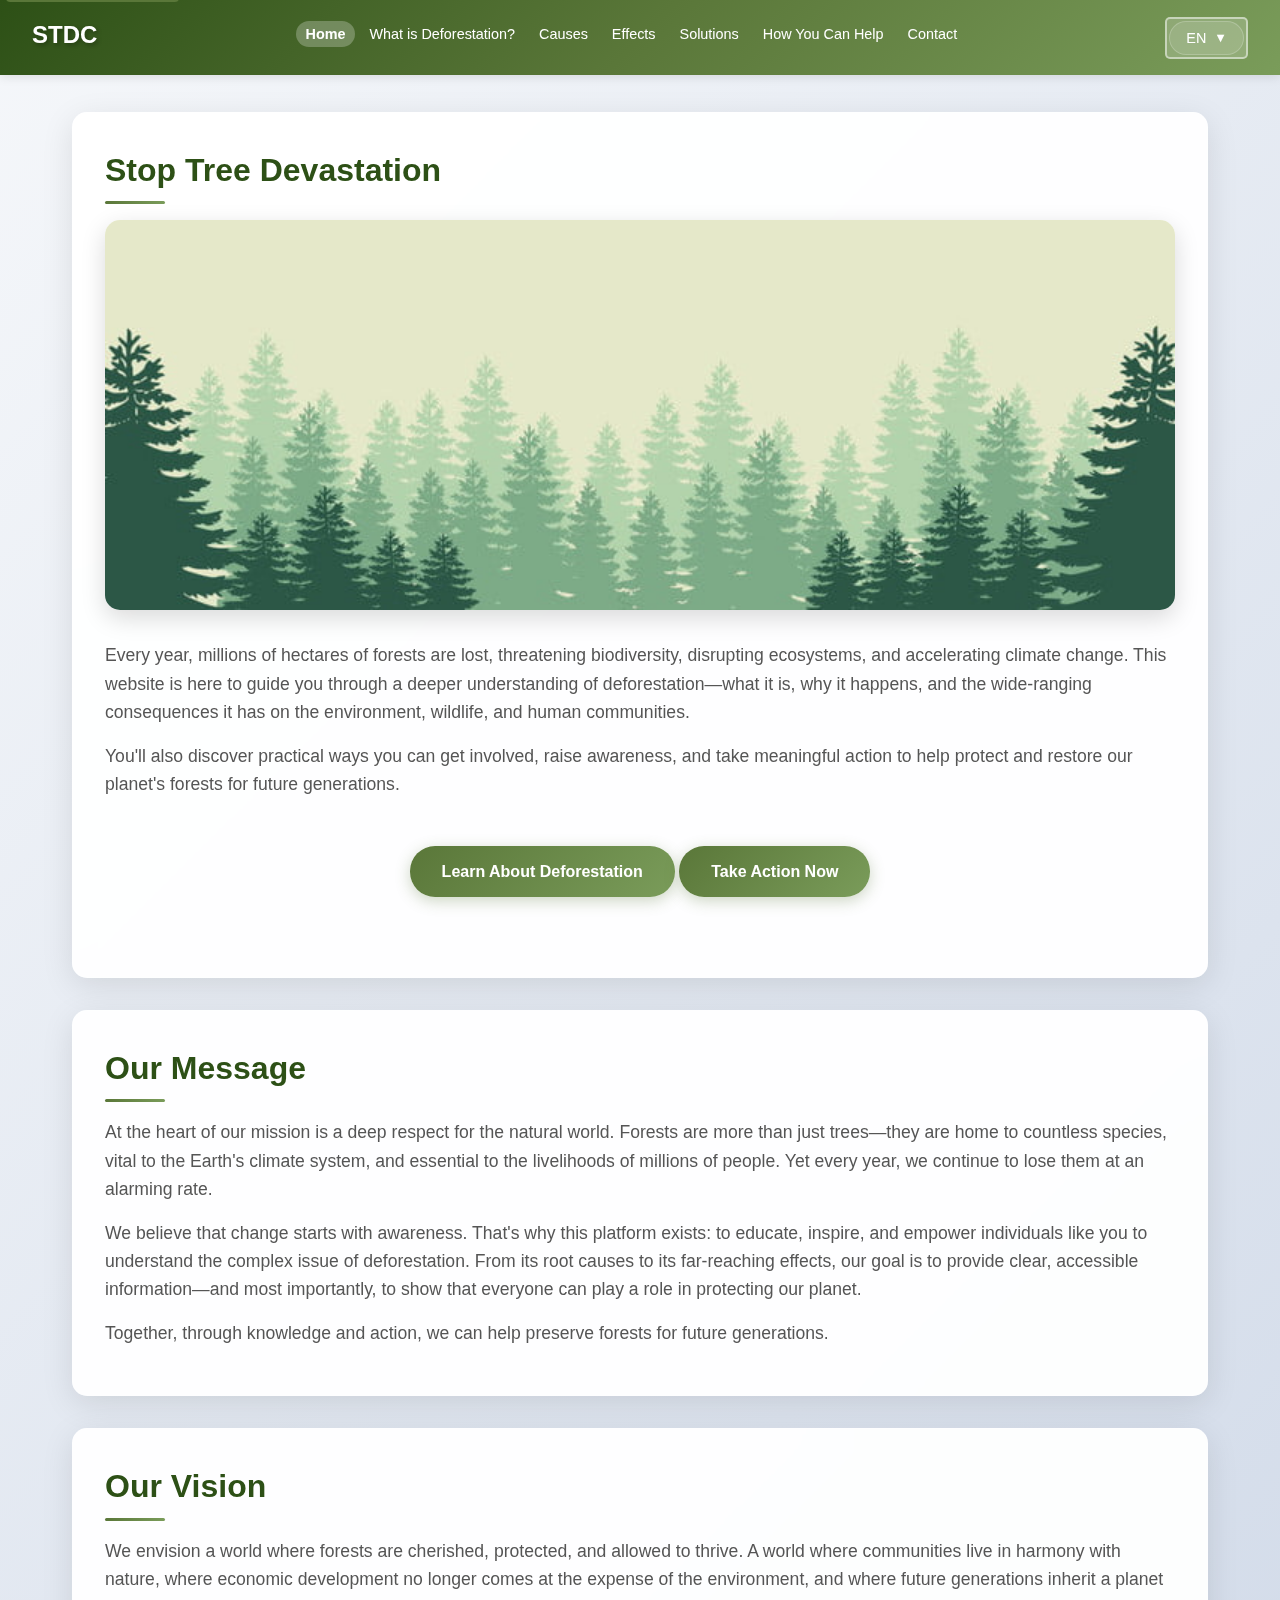
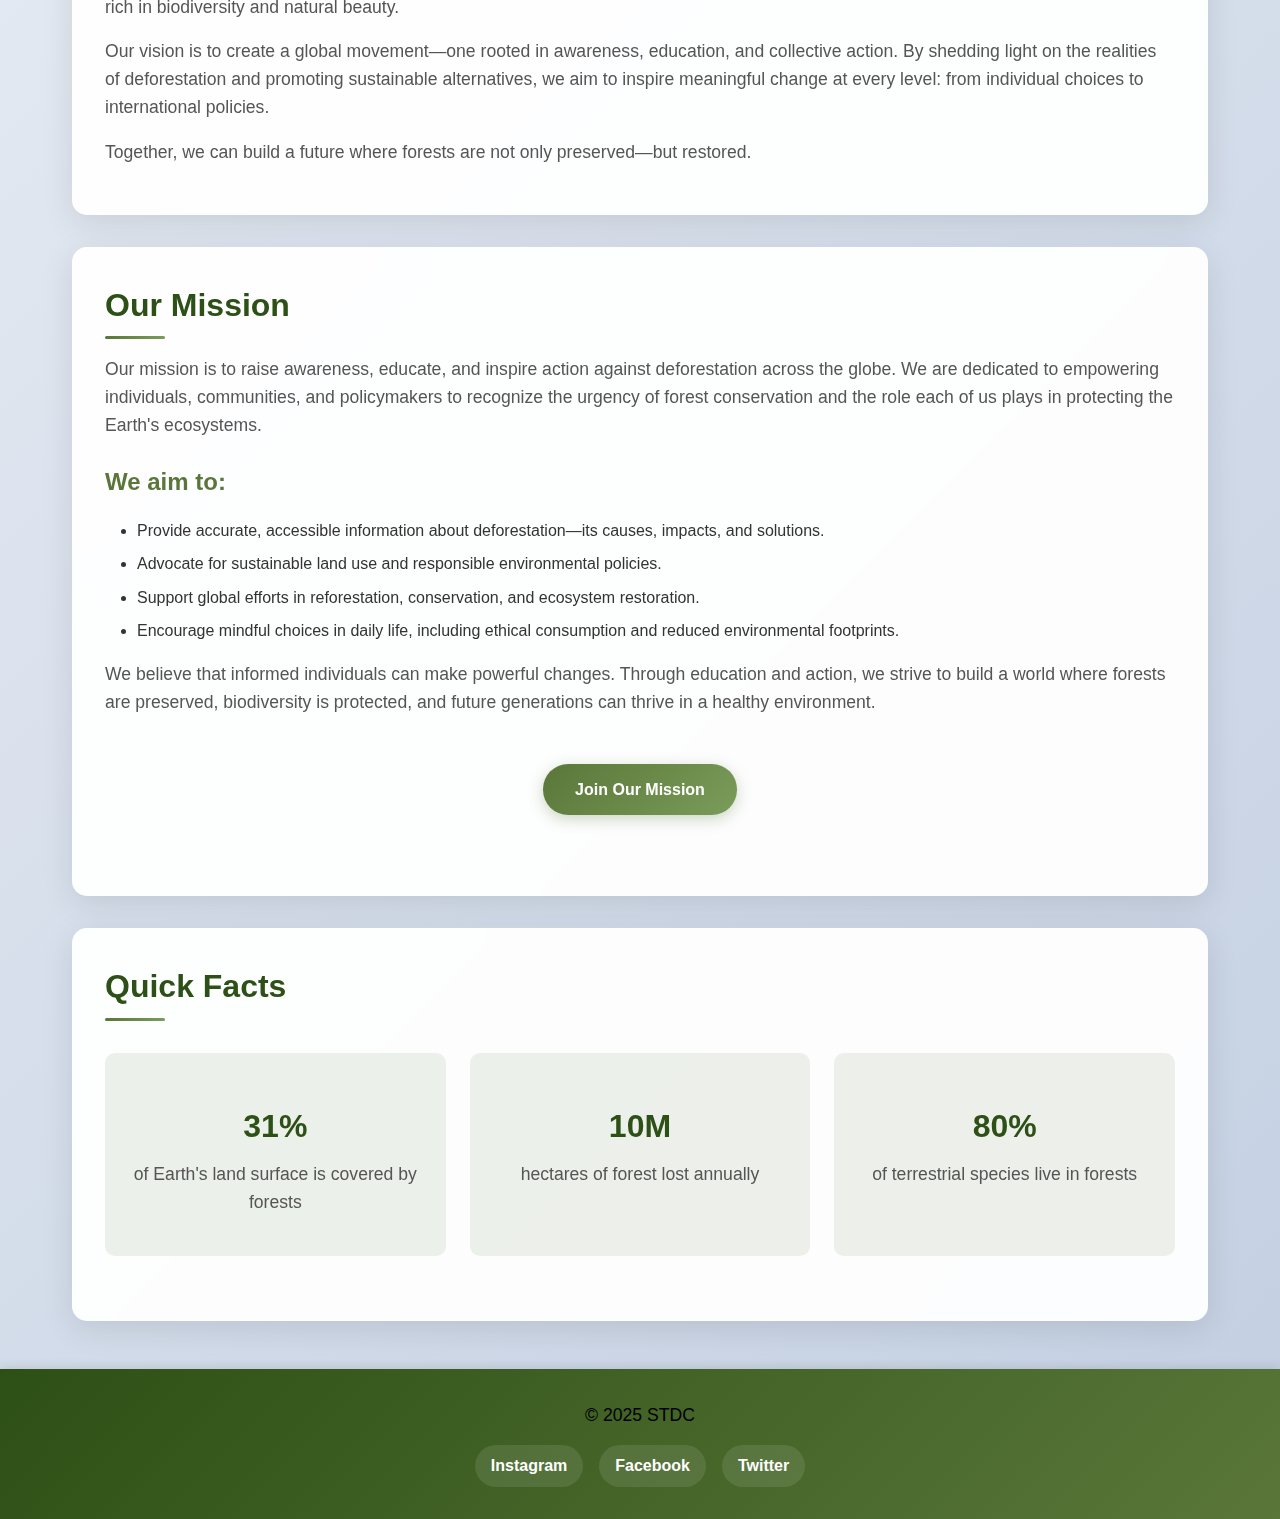
<file: index.html>
<!DOCTYPE html>
<html lang="en">
<head>
  <meta charset="UTF-8" />
  <meta name="viewport" content="width=device-width, initial-scale=1.0"/>
  <title>STDC - Stop Tree Devastation Campaign | Protect Our Forests</title>
  
  <!-- SEO Meta Tags -->
  <meta name="description" content="Join STDC (Stop Tree Devastation Campaign) to learn about deforestation, its causes, effects, and solutions. Take action to protect our planet's forests for future generations.">
  <meta name="keywords" content="deforestation, tree devastation, forest conservation, environmental protection, climate change, biodiversity, forest restoration, environmental awareness">
  <meta name="author" content="STDC - Stop Tree Devastation Campaign">
  <meta name="robots" content="index, follow">
  
  <!-- Open Graph Meta Tags -->
  <meta property="og:title" content="STDC - Stop Tree Devastation Campaign">
  <meta property="og:description" content="Learn about deforestation and take action to protect our planet's forests. Join the global movement to stop tree devastation.">
  <meta property="og:type" content="website">
  <meta property="og:url" content="https://stdc-campaign.org">
  <meta property="og:image" content="images/forest-banner.jpg">
  <meta property="og:site_name" content="STDC - Stop Tree Devastation Campaign">
  
  <!-- Twitter Card Meta Tags -->
  <meta name="twitter:card" content="summary_large_image">
  <meta name="twitter:title" content="STDC - Stop Tree Devastation Campaign">
  <meta name="twitter:description" content="Learn about deforestation and take action to protect our planet's forests.">
  <meta name="twitter:image" content="images/forest-banner.jpg">
  
  <!-- Canonical URL -->
  <link rel="canonical" href="https://stdc-campaign.org">
  
  <!-- Favicon -->
  <link rel="icon" type="image/x-icon" href="images/Green and Beige Classic Elegant Nature Foundation Logo.png">
  <link rel="apple-touch-icon" href="images/Green and Beige Classic Elegant Nature Foundation Logo.png">
  
  <!-- Web App Manifest -->
  <link rel="manifest" href="manifest.json">
  
  <!-- Stylesheet -->
  <link rel="stylesheet" href="style.css"/>
  
  <!-- i18n System -->
  <script src="js/i18n.js"></script>
  
  <!-- Structured Data -->
  <script type="application/ld+json">
  {
    "@context": "https://schema.org",
    "@type": "Organization",
    "name": "STDC - Stop Tree Devastation Campaign",
    "description": "Educational platform dedicated to raising awareness about deforestation and empowering individuals to take action",
    "url": "https://stdc-campaign.org",
    "logo": "images/Green and Beige Classic Elegant Nature Foundation Logo.png",
    "sameAs": [
      "https://instagram.com/stdc_campaign",
      "https://facebook.com/stdccampaign",
      "https://twitter.com/stdc_campaign"
    ],
    "contactPoint": {
      "@type": "ContactPoint",
      "email": "STDC@gmail.com",
      "contactType": "customer service"
    }
  }
  </script>
</head>
<body>
  <a href="#main-content" class="skip-link">Skip to main content</a>
  <header role="banner">
    <h1>STDC</h1>
    <nav role="navigation" aria-label="Main navigation">
      <ul>
        <li><a href="index.html" aria-current="page" data-i18n="nav.home">Home</a></li>
        <li><a href="what-is-deforestation.html" data-i18n="nav.what-is">What is Deforestation?</a></li>
        <li><a href="causes.html" data-i18n="nav.causes">Causes</a></li>
        <li><a href="effects.html" data-i18n="nav.effects">Effects</a></li>
        <li><a href="solutions.html" data-i18n="nav.solutions">Solutions</a></li>
        <li><a href="how-you-can-help.html" data-i18n="nav.help">How You Can Help</a></li>
        <li><a href="contact.html" data-i18n="nav.contact">Contact</a></li>
      </ul>
    </nav>
    <!-- Fallback language switcher (will be replaced by JS) -->
    <div class="language-switcher" id="fallback-language-switcher" style="display: none;">
      <button class="language-btn" aria-label="Switch Language">
        <span class="current-lang">EN</span>
        <span class="dropdown-arrow">▼</span>
      </button>
      <ul class="language-dropdown">
        <li><button onclick="changeLanguage('en')" class="active">English</button></li>
        <li><button onclick="changeLanguage('es')">Español</button></li>
        <li><button onclick="changeLanguage('fr')">Français</button></li>
      </ul>
    </div>
  </header>

  <main role="main" id="main-content">
    <section class="intro" aria-labelledby="intro-heading">
      <h2 id="intro-heading" data-i18n="home.title">Stop Tree Devastation</h2>
      <img src="images/forest-banner.jpg" alt="Lush green forest canopy showing the beauty of natural forests that need protection" class="banner" />
      <p data-i18n="home.intro">Every year, millions of hectares of forests are lost, threatening biodiversity, disrupting ecosystems, and accelerating climate change. This website is here to guide you through a deeper understanding of deforestation—what it is, why it happens, and the wide-ranging consequences it has on the environment, wildlife, and human communities.</p>
      
      <p data-i18n="home.intro2">You'll also discover practical ways you can get involved, raise awareness, and take meaningful action to help protect and restore our planet's forests for future generations.</p>
      
      <div style="text-align: center; margin: 2rem 0;">
        <a href="what-is-deforestation.html" class="cta-button" aria-label="Learn more about deforestation" data-i18n="home.learn-more">Learn About Deforestation</a>
        <a href="how-you-can-help.html" class="cta-button" aria-label="Take action to help stop deforestation" data-i18n="home.take-action">Take Action Now</a>
      </div>
    </section>

    <section class="msg" aria-labelledby="message-heading">
      <h2 id="message-heading" data-i18n="home.message.title">Our Message</h2>
      <p data-i18n="home.message.content">At the heart of our mission is a deep respect for the natural world. Forests are more than just trees—they are home to countless species, vital to the Earth's climate system, and essential to the livelihoods of millions of people. Yet every year, we continue to lose them at an alarming rate.</p>

      <p data-i18n="home.message.content2">We believe that change starts with awareness. That's why this platform exists: to educate, inspire, and empower individuals like you to understand the complex issue of deforestation. From its root causes to its far-reaching effects, our goal is to provide clear, accessible information—and most importantly, to show that everyone can play a role in protecting our planet.</p>

      <p data-i18n="home.message.content3">Together, through knowledge and action, we can help preserve forests for future generations.</p>
    </section>

    <section class="vision" aria-labelledby="vision-heading">
      <h2 id="vision-heading" data-i18n="home.vision.title">Our Vision</h2>
      <p data-i18n="home.vision.content">We envision a world where forests are cherished, protected, and allowed to thrive. A world where communities live in harmony with nature, where economic development no longer comes at the expense of the environment, and where future generations inherit a planet rich in biodiversity and natural beauty.</p>

      <p data-i18n="home.vision.content2">Our vision is to create a global movement—one rooted in awareness, education, and collective action. By shedding light on the realities of deforestation and promoting sustainable alternatives, we aim to inspire meaningful change at every level: from individual choices to international policies.</p>

      <p data-i18n="home.vision.content3">Together, we can build a future where forests are not only preserved—but restored.</p>
    </section>

    <section class="mission" aria-labelledby="mission-heading">
      <h2 id="mission-heading" data-i18n="home.mission.title">Our Mission</h2>
      <p data-i18n="home.mission.content">Our mission is to raise awareness, educate, and inspire action against deforestation across the globe. We are dedicated to empowering individuals, communities, and policymakers to recognize the urgency of forest conservation and the role each of us plays in protecting the Earth's ecosystems.</p>

      <h3 data-i18n="home.mission.aims">We aim to:</h3>
      <ul>
        <li data-i18n="home.mission.aim1">Provide accurate, accessible information about deforestation—its causes, impacts, and solutions.</li>
        <li data-i18n="home.mission.aim2">Advocate for sustainable land use and responsible environmental policies.</li>
        <li data-i18n="home.mission.aim3">Support global efforts in reforestation, conservation, and ecosystem restoration.</li>
        <li data-i18n="home.mission.aim4">Encourage mindful choices in daily life, including ethical consumption and reduced environmental footprints.</li>
      </ul>

      <p data-i18n="home.mission.content2">We believe that informed individuals can make powerful changes. Through education and action, we strive to build a world where forests are preserved, biodiversity is protected, and future generations can thrive in a healthy environment.</p>
      
      <div style="text-align: center; margin: 2rem 0;">
        <a href="contact.html" class="cta-button" aria-label="Join our mission to protect forests" data-i18n="home.mission.join">Join Our Mission</a>
      </div>
    </section>

    <section class="content" aria-labelledby="facts-heading">
      <h2 id="facts-heading" data-i18n="home.facts.title">Quick Facts</h2>
      <div style="display: grid; grid-template-columns: repeat(auto-fit, minmax(250px, 1fr)); gap: 1.5rem; margin: 2rem 0;">
        <div style="background: rgba(90, 119, 57, 0.1); padding: 1.5rem; border-radius: 10px; text-align: center;">
          <h3 style="color: #2d5016; font-size: 2rem; margin-bottom: 0.5rem;">31%</h3>
          <p data-i18n="home.facts.forest-coverage">of Earth's land surface is covered by forests</p>
        </div>
        <div style="background: rgba(90, 119, 57, 0.1); padding: 1.5rem; border-radius: 10px; text-align: center;">
          <h3 style="color: #2d5016; font-size: 2rem; margin-bottom: 0.5rem;">10M</h3>
          <p data-i18n="home.facts.annual-loss">hectares of forest lost annually</p>
        </div>
        <div style="background: rgba(90, 119, 57, 0.1); padding: 1.5rem; border-radius: 10px; text-align: center;">
          <h3 style="color: #2d5016; font-size: 2rem; margin-bottom: 0.5rem;">80%</h3>
          <p data-i18n="home.facts.species">of terrestrial species live in forests</p>
        </div>
      </div>
    </section>
  </main>

  <footer role="contentinfo">
    <p style="color: black;" data-i18n="footer.copyright">&copy; 2025 STDC</p>
    <div class="social-links" role="navigation" aria-label="Social media links">
      <a href="#" aria-label="Follow us on Instagram" data-i18n="footer.instagram">Instagram</a>
      <a href="#" aria-label="Follow us on Facebook" data-i18n="footer.facebook">Facebook</a>
      <a href="#" aria-label="Follow us on Twitter" data-i18n="footer.twitter">Twitter</a>
    </div>
  </footer>
  <script src="script.js"></script>
  <script src="dynamic-header.js"></script>
</body>
</html>
</file>
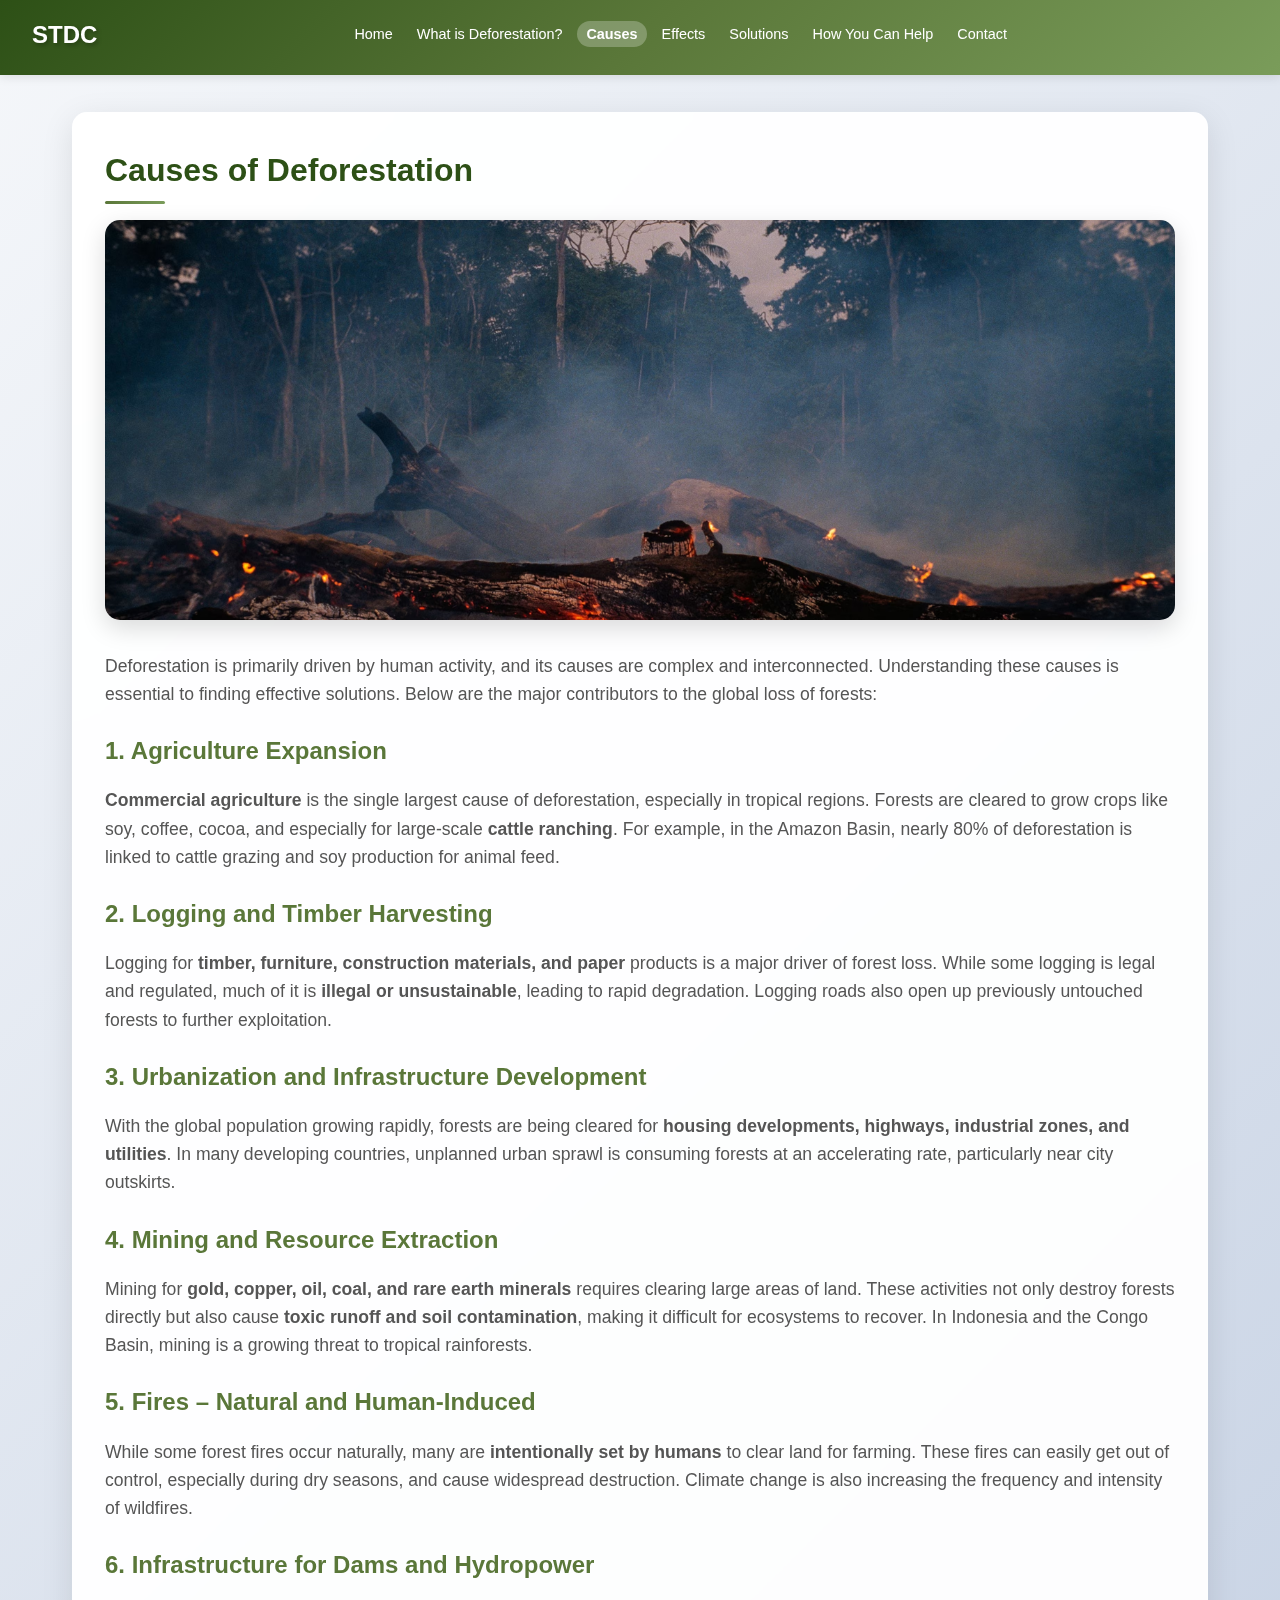
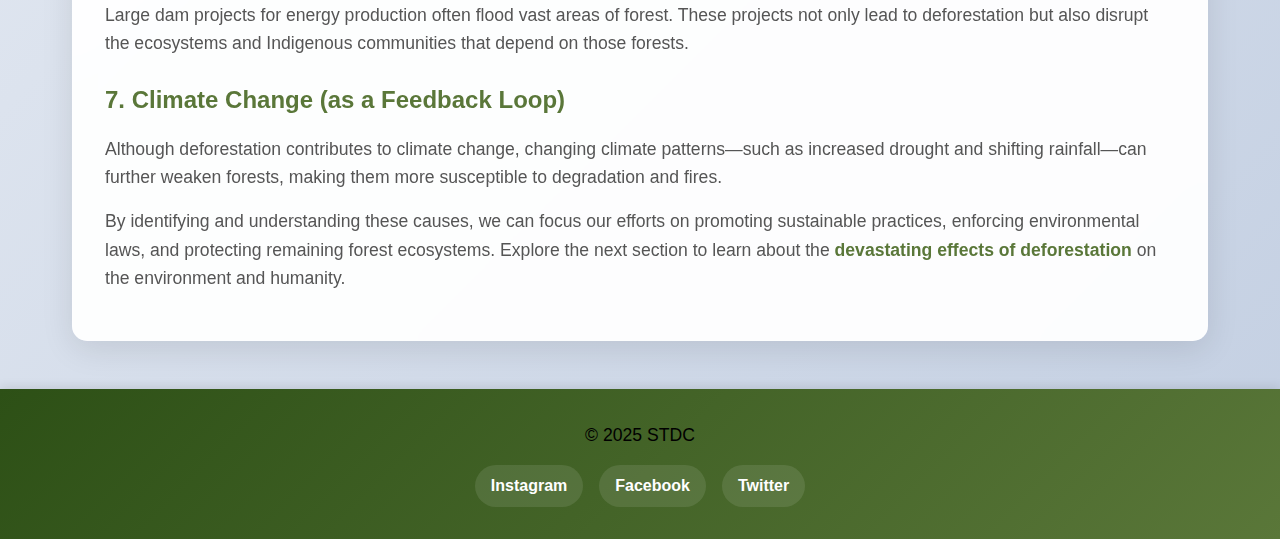
<file: causes.html>
<!DOCTYPE html>
<html lang="en">
<head>
  <meta charset="UTF-8" />
  <meta name="viewport" content="width=device-width, initial-scale=1.0"/>
  <title>Causes of Deforestation - STDC - Stop Tree Devastation Campaign</title>
  <link rel="stylesheet" href="style.css"/>
  <link rel="icon" type="image/x-icon" href="images/Green and Beige Classic Elegant Nature Foundation Logo.png">
</head>
<body>
  <header>
    <h1>STDC</h1>
    <nav>
      <ul>
        <li><a href="index.html">Home</a></li>
        <li><a href="what-is-deforestation.html">What is Deforestation?</a></li>
        <li><a href="causes.html">Causes</a></li>
        <li><a href="effects.html">Effects</a></li>
        <li><a href="solutions.html">Solutions</a></li>
        <li><a href="how-you-can-help.html">How You Can Help</a></li>
        <li><a href="contact.html">Contact</a></li>
      </ul>
    </nav>
  </header>

  <main>
    <section class="content">
  <h2>Causes of Deforestation</h2>
  <img src="images/causes.avif" alt="Forest Deforestation Causes Banner" class="banner-cau" />

  <p>Deforestation is primarily driven by human activity, and its causes are complex and interconnected. Understanding these causes is essential to finding effective solutions. Below are the major contributors to the global loss of forests:</p>

  <h3>1. Agriculture Expansion</h3>
  <p><strong>Commercial agriculture</strong> is the single largest cause of deforestation, especially in tropical regions. Forests are cleared to grow crops like soy, coffee, cocoa, and especially for large-scale <strong>cattle ranching</strong>. For example, in the Amazon Basin, nearly 80% of deforestation is linked to cattle grazing and soy production for animal feed.</p>

  <h3>2. Logging and Timber Harvesting</h3>
  <p>Logging for <strong>timber, furniture, construction materials, and paper</strong> products is a major driver of forest loss. While some logging is legal and regulated, much of it is <strong>illegal or unsustainable</strong>, leading to rapid degradation. Logging roads also open up previously untouched forests to further exploitation.</p>

  <h3>3. Urbanization and Infrastructure Development</h3>
  <p>With the global population growing rapidly, forests are being cleared for <strong>housing developments, highways, industrial zones, and utilities</strong>. In many developing countries, unplanned urban sprawl is consuming forests at an accelerating rate, particularly near city outskirts.</p>

  <h3>4. Mining and Resource Extraction</h3>
  <p>Mining for <strong>gold, copper, oil, coal, and rare earth minerals</strong> requires clearing large areas of land. These activities not only destroy forests directly but also cause <strong>toxic runoff and soil contamination</strong>, making it difficult for ecosystems to recover. In Indonesia and the Congo Basin, mining is a growing threat to tropical rainforests.</p>

  <h3>5. Fires – Natural and Human-Induced</h3>
  <p>While some forest fires occur naturally, many are <strong>intentionally set by humans</strong> to clear land for farming. These fires can easily get out of control, especially during dry seasons, and cause widespread destruction. Climate change is also increasing the frequency and intensity of wildfires.</p>

  <h3>6. Infrastructure for Dams and Hydropower</h3>
  <p>Large dam projects for energy production often flood vast areas of forest. These projects not only lead to deforestation but also disrupt the ecosystems and Indigenous communities that depend on those forests.</p>

  <h3>7. Climate Change (as a Feedback Loop)</h3>
  <p>Although deforestation contributes to climate change, changing climate patterns—such as increased drought and shifting rainfall—can further weaken forests, making them more susceptible to degradation and fires.</p>

  <p>By identifying and understanding these causes, we can focus our efforts on promoting sustainable practices, enforcing environmental laws, and protecting remaining forest ecosystems. Explore the next section to learn about the <a href="effects.html">devastating effects of deforestation</a> on the environment and humanity.</p>
</section>
  </main>

  <footer>
    <p style="color: black;">&copy; 2025 STDC</p>
    <div class="social-links">
      <a href="#">Instagram</a>
      <a href="#">Facebook</a>
      <a href="#">Twitter</a>
    </div>
  </footer>
  <script src="script.js"></script>
  <script src="dynamic-header.js"></script>
</body>
</html>
</file>
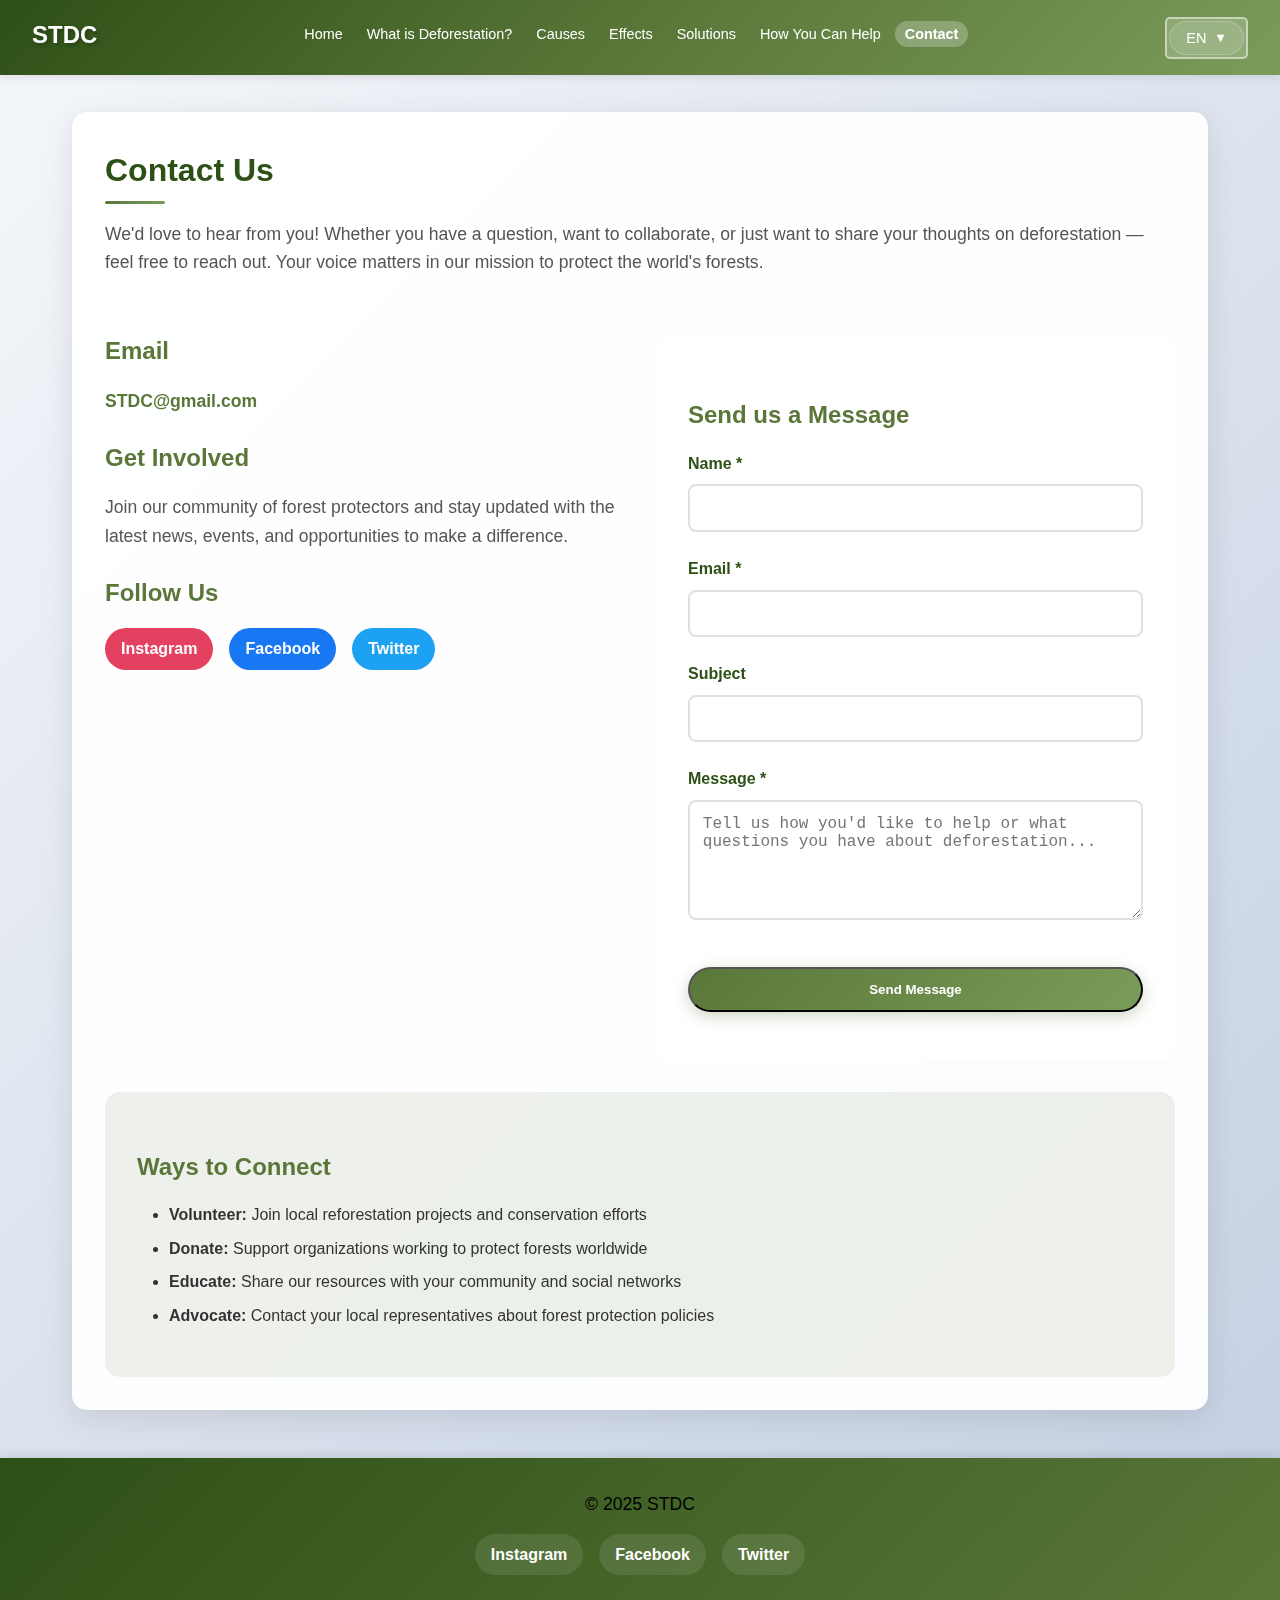
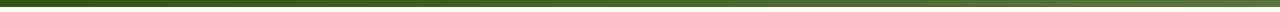
<file: contact.html>
<!DOCTYPE html>
<html lang="en">
<head>
  <meta charset="UTF-8" />
  <meta name="viewport" content="width=device-width, initial-scale=1.0"/>
  <title>Contact - STDC - Stop Tree Devastation Campaign</title>
  
  <!-- SEO Meta Tags -->
  <meta name="description" content="Get in touch with STDC to learn how you can help stop deforestation. Contact us for questions, collaboration, or to join our mission to protect forests.">
  <meta name="keywords" content="contact STDC, deforestation help, environmental collaboration, forest protection, volunteer opportunities">
  <meta name="author" content="STDC - Stop Tree Devastation Campaign">
  <meta name="robots" content="index, follow">
  
  <!-- Open Graph Meta Tags -->
  <meta property="og:title" content="Contact - STDC">
  <meta property="og:description" content="Get in touch with STDC to learn how you can help stop deforestation.">
  <meta property="og:type" content="website">
  <meta property="og:url" content="https://stdc-campaign.org/contact.html">
  
  <!-- Canonical URL -->
  <link rel="canonical" href="https://stdc-campaign.org/contact.html">
  
  <!-- Favicon -->
  <link rel="icon" type="image/x-icon" href="images/Green and Beige Classic Elegant Nature Foundation Logo.png">
  <link rel="apple-touch-icon" href="images/Green and Beige Classic Elegant Nature Foundation Logo.png">
  
  <!-- Stylesheet -->
  <link rel="stylesheet" href="style.css"/>
  
  <!-- i18n System -->
  <script src="js/i18n.js"></script>
</head>
<body>
  <header role="banner">
    <h1>STDC</h1>
    <nav role="navigation" aria-label="Main navigation">
      <ul>
        <li><a href="index.html" data-i18n="nav.home">Home</a></li>
        <li><a href="what-is-deforestation.html" data-i18n="nav.what-is">What is Deforestation?</a></li>
        <li><a href="causes.html" data-i18n="nav.causes">Causes</a></li>
        <li><a href="effects.html" data-i18n="nav.effects">Effects</a></li>
        <li><a href="solutions.html" data-i18n="nav.solutions">Solutions</a></li>
        <li><a href="how-you-can-help.html" data-i18n="nav.help">How You Can Help</a></li>
        <li><a href="contact.html" aria-current="page" data-i18n="nav.contact">Contact</a></li>
      </ul>
    </nav>
  </header>

  <main role="main">
    <section class="content" aria-labelledby="contact-heading">
      <h2 id="contact-heading" data-i18n="contact.title">Contact Us</h2>
      <p data-i18n="contact.intro">We'd love to hear from you! Whether you have a question, want to collaborate, or just want to share your thoughts on deforestation — feel free to reach out. Your voice matters in our mission to protect the world's forests.</p>

      <div style="display: grid; grid-template-columns: repeat(auto-fit, minmax(300px, 1fr)); gap: 2rem; margin: 2rem 0;">
        <div>
          <h3 data-i18n="contact.email">Email</h3>
          <p><a href="mailto:STDC@gmail.com">STDC@gmail.com</a></p>
          
          <h3 data-i18n="contact.get-involved">Get Involved</h3>
          <p data-i18n="contact.get-involved.desc">Join our community of forest protectors and stay updated with the latest news, events, and opportunities to make a difference.</p>
          
          <h3 data-i18n="contact.follow">Follow Us</h3>
          <div class="social-links" style="justify-content: flex-start; margin-top: 1rem;">
            <a href="#" style="background: #E4405F;" data-i18n="footer.instagram">Instagram</a>
            <a href="#" style="background: #1877F2;" data-i18n="footer.facebook">Facebook</a>
            <a href="#" style="background: #1DA1F2;" data-i18n="footer.twitter">Twitter</a>
          </div>
        </div>

        <div class="contact-form">
          <h3 data-i18n="contact.form.title">Send us a Message</h3>
          <form id="contactForm" role="form" aria-labelledby="contact-heading">
            <div class="form-group">
              <label for="name" data-i18n="contact.form.name">Name *</label>
              <input type="text" id="name" name="name" required aria-required="true" aria-describedby="name-help">
              <div id="name-help" class="sr-only">Please enter your full name</div>
            </div>
            
            <div class="form-group">
              <label for="email" data-i18n="contact.form.email">Email *</label>
              <input type="email" id="email" name="email" required aria-required="true" aria-describedby="email-help">
              <div id="email-help" class="sr-only">Please enter a valid email address</div>
            </div>
            
            <div class="form-group">
              <label for="subject" data-i18n="contact.form.subject">Subject</label>
              <input type="text" id="subject" name="subject" aria-describedby="subject-help">
              <div id="subject-help" class="sr-only">Optional: Enter a subject for your message</div>
            </div>
            
            <div class="form-group">
              <label for="message" data-i18n="contact.form.message">Message *</label>
              <textarea id="message" name="message" rows="5" required aria-required="true" aria-describedby="message-help" data-i18n="contact.form.message.placeholder" placeholder="Tell us how you'd like to help or what questions you have about deforestation..."></textarea>
              <div id="message-help" class="sr-only">Please provide details about your inquiry or how you'd like to help</div>
            </div>
            
            <button type="submit" class="cta-button" style="width: 100%;" aria-describedby="submit-help" data-i18n="contact.form.submit">Send Message</button>
            <div id="submit-help" class="sr-only">Click to submit your message to STDC</div>
          </form>
        </div>
      </div>

      <div style="background: rgba(90, 119, 57, 0.1); padding: 2rem; border-radius: 15px; margin-top: 2rem;">
        <h3>Ways to Connect</h3>
        <ul>
          <li><strong>Volunteer:</strong> Join local reforestation projects and conservation efforts</li>
          <li><strong>Donate:</strong> Support organizations working to protect forests worldwide</li>
          <li><strong>Educate:</strong> Share our resources with your community and social networks</li>
          <li><strong>Advocate:</strong> Contact your local representatives about forest protection policies</li>
        </ul>
      </div>
    </section>
  </main>

  <footer>
    <p style="color: black;">&copy; 2025 STDC</p>
    <div class="social-links">
      <a href="#">Instagram</a>
      <a href="#">Facebook</a>
      <a href="#">Twitter</a>
    </div>
  </footer>

  <script src="script.js"></script>
  <script src="dynamic-header.js"></script>
</body>
</html>
</file>
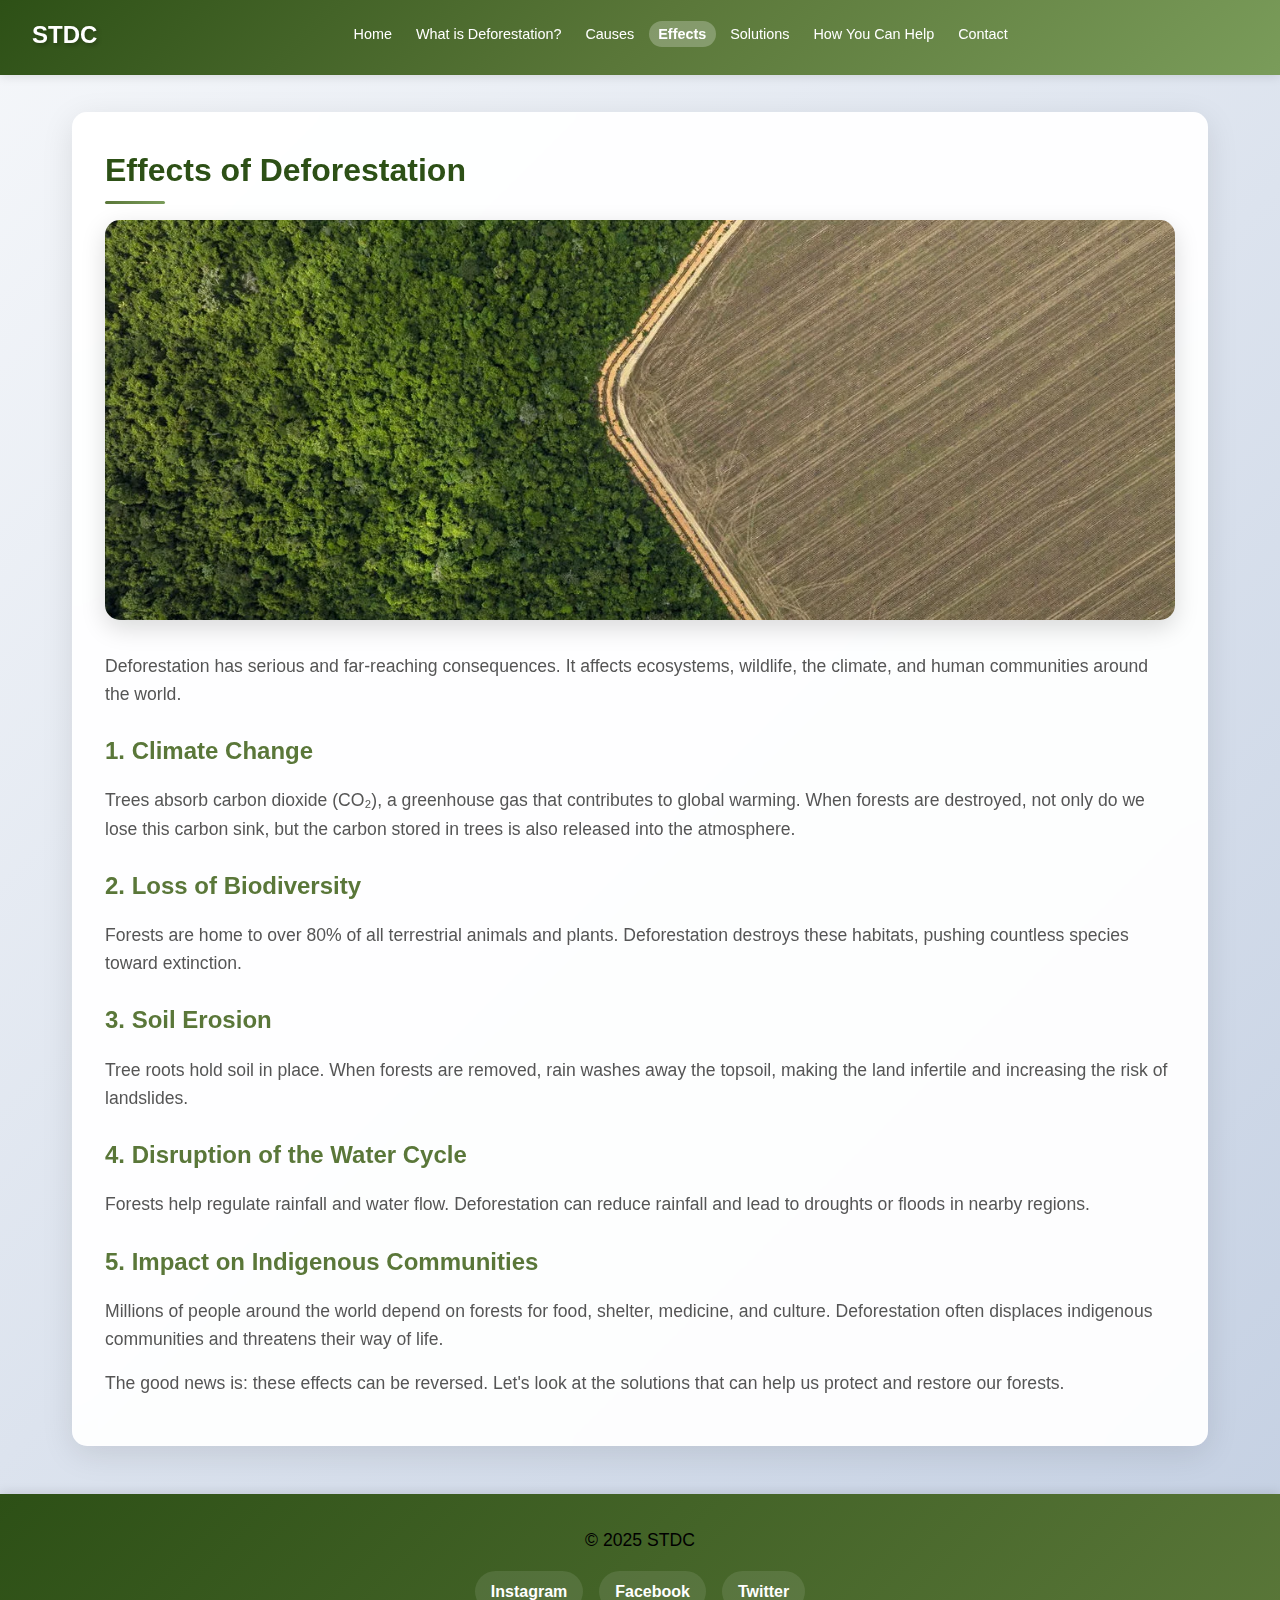
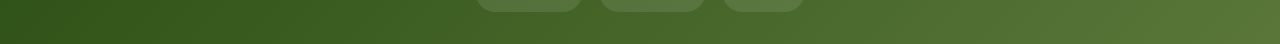
<file: effects.html>
<!DOCTYPE html>
<html lang="en">
<head>
  <meta charset="UTF-8" />
  <meta name="viewport" content="width=device-width, initial-scale=1.0"/>
  <title>Effects of Deforestation - STDC - Stop Tree Devastation Campaign</title>
  
  <!-- SEO Meta Tags -->
  <meta name="description" content="Discover the devastating effects of deforestation on climate change, biodiversity loss, soil erosion, and human communities. Understand the global impact of forest loss.">
  <meta name="keywords" content="deforestation effects, climate change, biodiversity loss, soil erosion, environmental impact, forest destruction consequences">
  <meta name="author" content="STDC - Stop Tree Devastation Campaign">
  <meta name="robots" content="index, follow">
  
  <!-- Open Graph Meta Tags -->
  <meta property="og:title" content="Effects of Deforestation - STDC">
  <meta property="og:description" content="Discover the devastating effects of deforestation on climate change, biodiversity, and human communities.">
  <meta property="og:type" content="website">
  <meta property="og:url" content="https://stdc-campaign.org/effects.html">
  
  <!-- Canonical URL -->
  <link rel="canonical" href="https://stdc-campaign.org/effects.html">
  
  <!-- Favicon -->
  <link rel="icon" type="image/x-icon" href="images/Green and Beige Classic Elegant Nature Foundation Logo.png">
  <link rel="apple-touch-icon" href="images/Green and Beige Classic Elegant Nature Foundation Logo.png">
  
  <!-- Stylesheet -->
  <link rel="stylesheet" href="style.css"/>
</head>
<body>
  <header>
    <h1>STDC</h1>
    <nav>
      <ul>
        <li><a href="index.html">Home</a></li>
        <li><a href="what-is-deforestation.html">What is Deforestation?</a></li>
        <li><a href="causes.html">Causes</a></li>
        <li><a href="effects.html">Effects</a></li>
        <li><a href="solutions.html">Solutions</a></li>
        <li><a href="how-you-can-help.html">How You Can Help</a></li>
        <li><a href="contact.html">Contact</a></li>
      </ul>
    </nav>
  </header>

  <main>
    <section class="content">
      <h2>Effects of Deforestation</h2>
      <img src="images/effects.jpg" alt="Forest deforestation effects Banner" class="banner-eff" />
      <p>Deforestation has serious and far-reaching consequences. It affects ecosystems, wildlife, the climate, and human communities around the world.</p>

      <h3>1. Climate Change</h3>
      <p>Trees absorb carbon dioxide (CO₂), a greenhouse gas that contributes to global warming. When forests are destroyed, not only do we lose this carbon sink, but the carbon stored in trees is also released into the atmosphere.</p>

      <h3>2. Loss of Biodiversity</h3>
      <p>Forests are home to over 80% of all terrestrial animals and plants. Deforestation destroys these habitats, pushing countless species toward extinction.</p>

      <h3>3. Soil Erosion</h3>
      <p>Tree roots hold soil in place. When forests are removed, rain washes away the topsoil, making the land infertile and increasing the risk of landslides.</p>

      <h3>4. Disruption of the Water Cycle</h3>
      <p>Forests help regulate rainfall and water flow. Deforestation can reduce rainfall and lead to droughts or floods in nearby regions.</p>

      <h3>5. Impact on Indigenous Communities</h3>
      <p>Millions of people around the world depend on forests for food, shelter, medicine, and culture. Deforestation often displaces indigenous communities and threatens their way of life.</p>

      <p>The good news is: these effects can be reversed. Let's look at the solutions that can help us protect and restore our forests.</p>
    </section>
  </main>

  <footer>
    <p style="color: black;">&copy; 2025 STDC</p>
    <div class="social-links">
      <a href="#">Instagram</a>
      <a href="#">Facebook</a>
      <a href="#">Twitter</a>
    </div>
  </footer>
  <script src="script.js"></script>
  <script src="dynamic-header.js"></script>
</body>
</html>
</file>
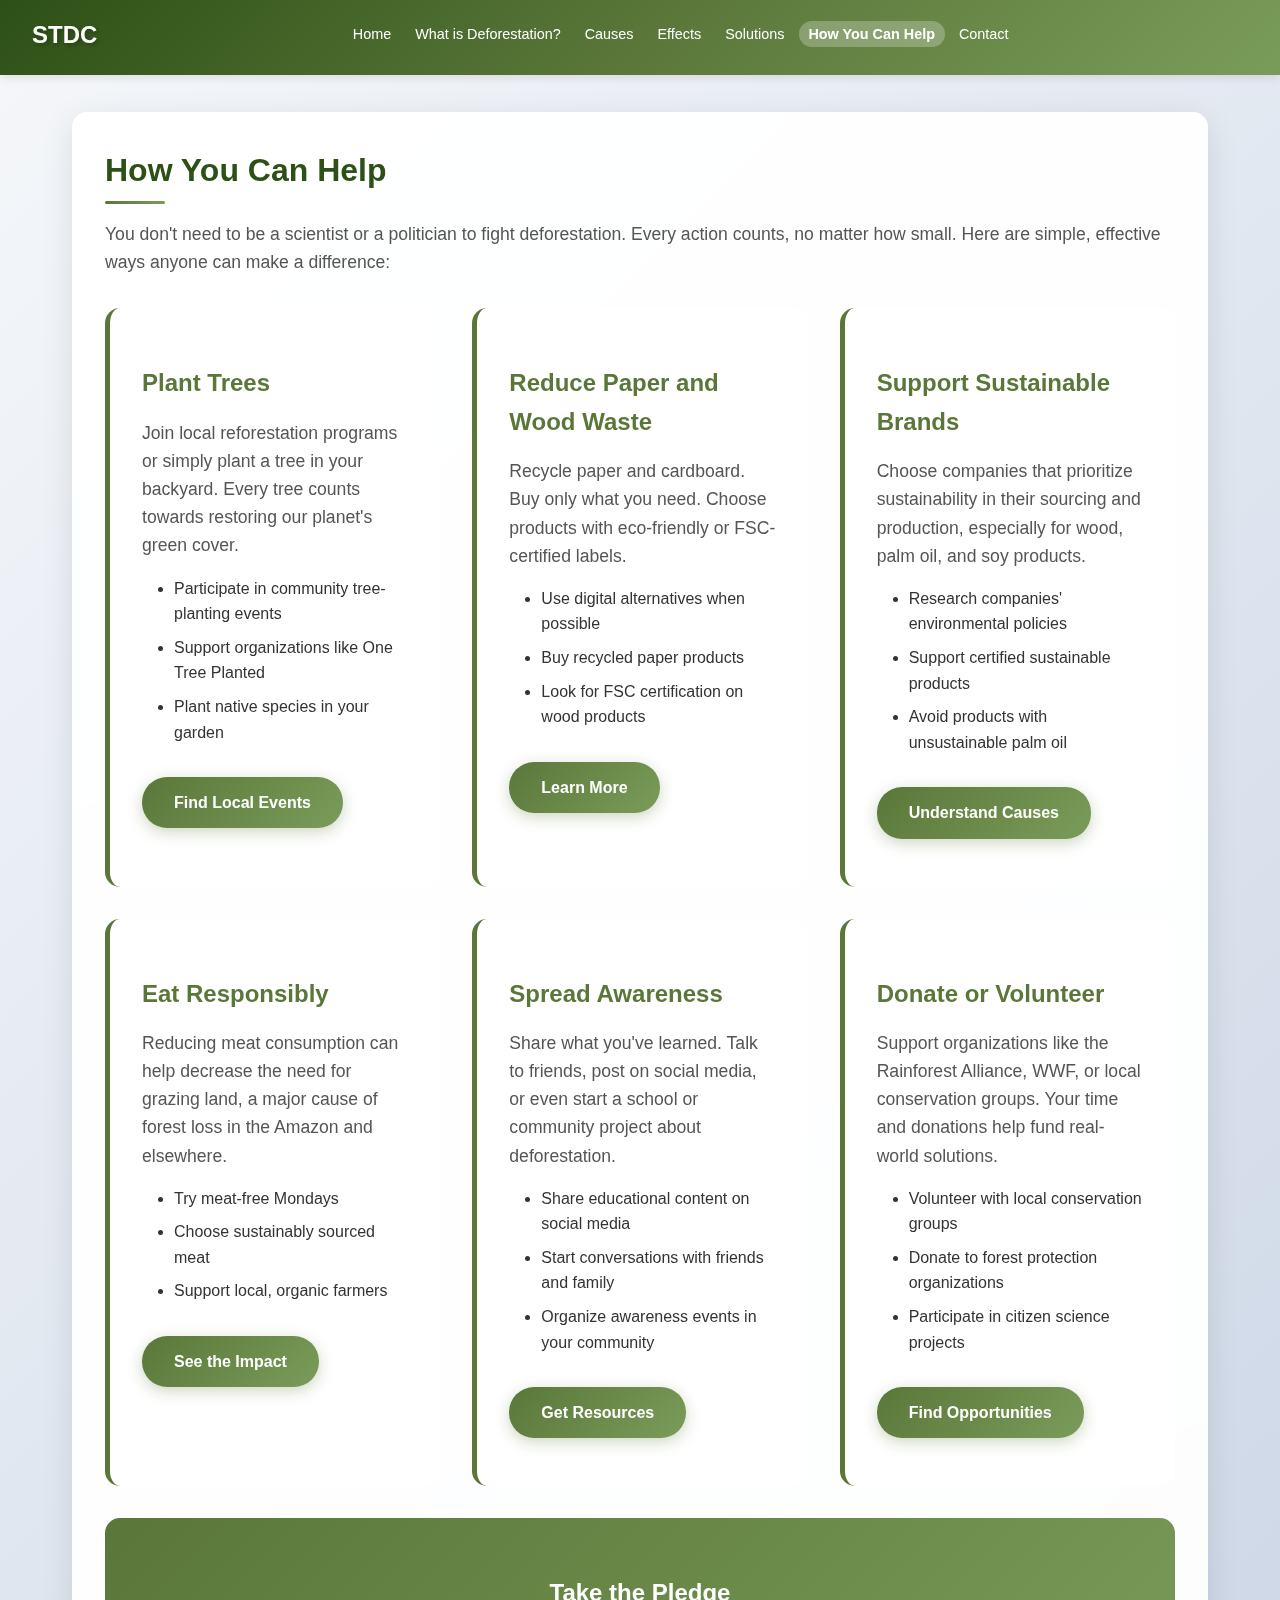
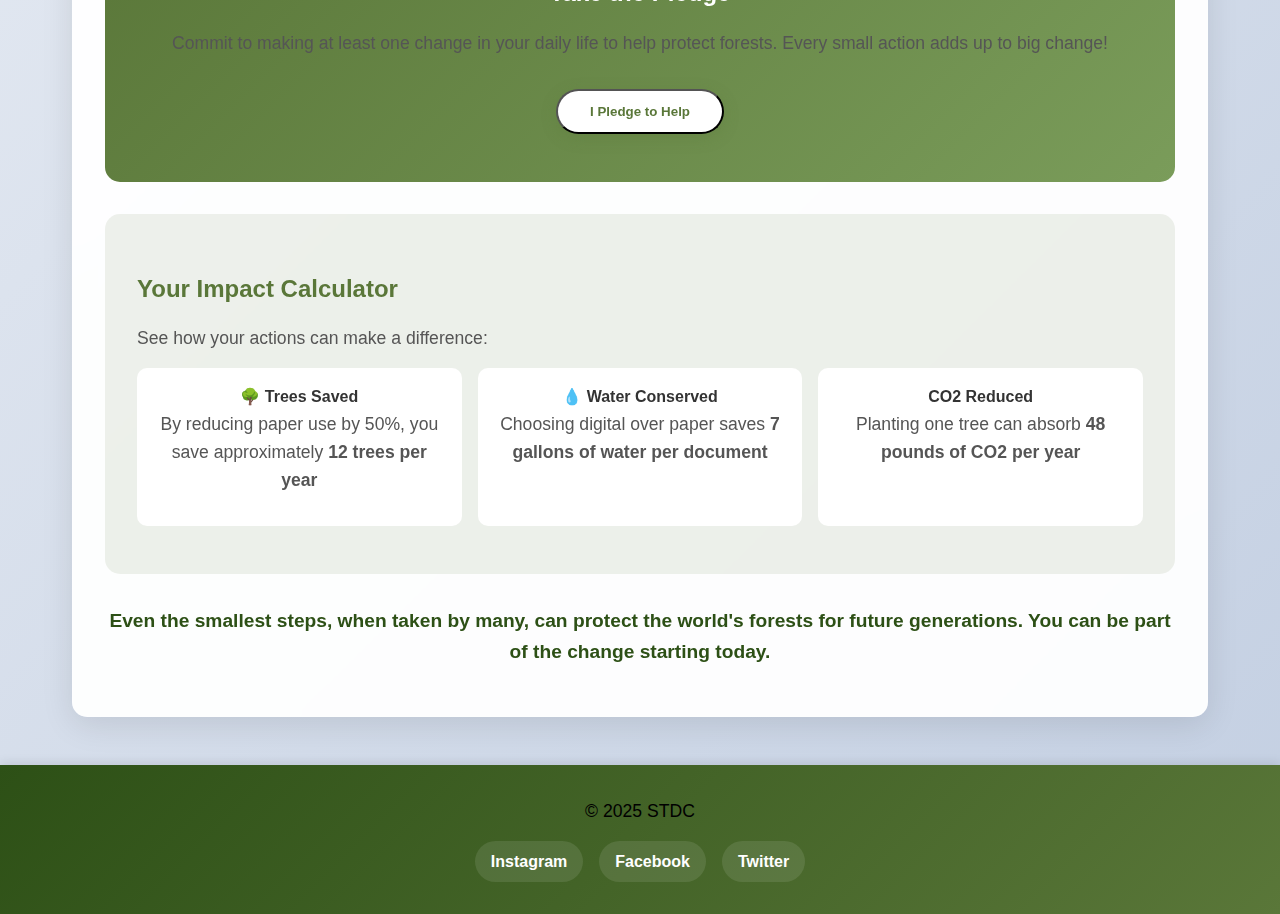
<file: how-you-can-help.html>
<!DOCTYPE html>
<html lang="en">
<head>
  <meta charset="UTF-8" />
  <meta name="viewport" content="width=device-width, initial-scale=1.0"/>
  <title>How You Can Help - STDC - Stop Tree Devastation Campaign</title>
  
  <!-- SEO Meta Tags -->
  <meta name="description" content="Take action against deforestation! Learn practical ways to help including planting trees, reducing waste, supporting sustainable brands, and spreading awareness.">
  <meta name="keywords" content="how to help deforestation, plant trees, sustainable living, environmental action, forest conservation, reduce waste">
  <meta name="author" content="STDC - Stop Tree Devastation Campaign">
  <meta name="robots" content="index, follow">
  
  <!-- Open Graph Meta Tags -->
  <meta property="og:title" content="How You Can Help - STDC">
  <meta property="og:description" content="Take action against deforestation! Learn practical ways to help protect forests.">
  <meta property="og:type" content="website">
  <meta property="og:url" content="https://stdc-campaign.org/how-you-can-help.html">
  
  <!-- Canonical URL -->
  <link rel="canonical" href="https://stdc-campaign.org/how-you-can-help.html">
  
  <!-- Favicon -->
  <link rel="icon" type="image/x-icon" href="images/Green and Beige Classic Elegant Nature Foundation Logo.png">
  <link rel="apple-touch-icon" href="images/Green and Beige Classic Elegant Nature Foundation Logo.png">
  
  <!-- Stylesheet -->
  <link rel="stylesheet" href="style.css"/>
</head>
<body>
  <header>
    <h1>STDC</h1>
    <nav>
      <ul>
        <li><a href="index.html">Home</a></li>
        <li><a href="what-is-deforestation.html">What is Deforestation?</a></li>
        <li><a href="causes.html">Causes</a></li>
        <li><a href="effects.html">Effects</a></li>
        <li><a href="solutions.html">Solutions</a></li>
        <li><a href="how-you-can-help.html">How You Can Help</a></li>
        <li><a href="contact.html">Contact</a></li>
      </ul>
    </nav>
  </header>

  <main>
    <section class="content">
      <h2>How You Can Help</h2>
      <p>You don't need to be a scientist or a politician to fight deforestation. Every action counts, no matter how small. Here are simple, effective ways anyone can make a difference:</p>

      <div style="display: grid; grid-template-columns: repeat(auto-fit, minmax(300px, 1fr)); gap: 2rem; margin: 2rem 0;">
        <div style="background: rgba(255, 255, 255, 0.9); padding: 2rem; border-radius: 15px; border-left: 5px solid #5A7739;">
          <h3>Plant Trees</h3>
          <p>Join local reforestation programs or simply plant a tree in your backyard. Every tree counts towards restoring our planet's green cover.</p>
          <ul>
            <li>Participate in community tree-planting events</li>
            <li>Support organizations like One Tree Planted</li>
            <li>Plant native species in your garden</li>
          </ul>
          <a href="contact.html" class="cta-button">Find Local Events</a>
        </div>

        <div style="background: rgba(255, 255, 255, 0.9); padding: 2rem; border-radius: 15px; border-left: 5px solid #5A7739;">
          <h3>Reduce Paper and Wood Waste</h3>
          <p>Recycle paper and cardboard. Buy only what you need. Choose products with eco-friendly or FSC-certified labels.</p>
          <ul>
            <li>Use digital alternatives when possible</li>
            <li>Buy recycled paper products</li>
            <li>Look for FSC certification on wood products</li>
          </ul>
          <a href="solutions.html" class="cta-button">Learn More</a>
        </div>

        <div style="background: rgba(255, 255, 255, 0.9); padding: 2rem; border-radius: 15px; border-left: 5px solid #5A7739;">
          <h3>Support Sustainable Brands</h3>
          <p>Choose companies that prioritize sustainability in their sourcing and production, especially for wood, palm oil, and soy products.</p>
          <ul>
            <li>Research companies' environmental policies</li>
            <li>Support certified sustainable products</li>
            <li>Avoid products with unsustainable palm oil</li>
          </ul>
          <a href="causes.html" class="cta-button">Understand Causes</a>
        </div>

        <div style="background: rgba(255, 255, 255, 0.9); padding: 2rem; border-radius: 15px; border-left: 5px solid #5A7739;">
          <h3>Eat Responsibly</h3>
          <p>Reducing meat consumption can help decrease the need for grazing land, a major cause of forest loss in the Amazon and elsewhere.</p>
          <ul>
            <li>Try meat-free Mondays</li>
            <li>Choose sustainably sourced meat</li>
            <li>Support local, organic farmers</li>
          </ul>
          <a href="effects.html" class="cta-button">See the Impact</a>
        </div>

        <div style="background: rgba(255, 255, 255, 0.9); padding: 2rem; border-radius: 15px; border-left: 5px solid #5A7739;">
          <h3>Spread Awareness</h3>
          <p>Share what you've learned. Talk to friends, post on social media, or even start a school or community project about deforestation.</p>
          <ul>
            <li>Share educational content on social media</li>
            <li>Start conversations with friends and family</li>
            <li>Organize awareness events in your community</li>
          </ul>
          <a href="contact.html" class="cta-button">Get Resources</a>
        </div>

        <div style="background: rgba(255, 255, 255, 0.9); padding: 2rem; border-radius: 15px; border-left: 5px solid #5A7739;">
          <h3>Donate or Volunteer</h3>
          <p>Support organizations like the Rainforest Alliance, WWF, or local conservation groups. Your time and donations help fund real-world solutions.</p>
          <ul>
            <li>Volunteer with local conservation groups</li>
            <li>Donate to forest protection organizations</li>
            <li>Participate in citizen science projects</li>
          </ul>
          <a href="contact.html" class="cta-button">Find Opportunities</a>
        </div>
      </div>

      <div style="background: linear-gradient(135deg, #5A7739, #7a9c5a); color: white; padding: 2rem; border-radius: 15px; margin: 2rem 0; text-align: center;">
        <h3 style="color: white;">Take the Pledge</h3>
        <p>Commit to making at least one change in your daily life to help protect forests. Every small action adds up to big change!</p>
        <button onclick="takePledge()" class="cta-button" style="background: white; color: #5A7739;">I Pledge to Help</button>
      </div>

      <div style="background: rgba(90, 119, 57, 0.1); padding: 2rem; border-radius: 15px; margin-top: 2rem;">
        <h3>Your Impact Calculator</h3>
        <p>See how your actions can make a difference:</p>
        <div style="display: grid; grid-template-columns: repeat(auto-fit, minmax(200px, 1fr)); gap: 1rem; margin: 1rem 0;">
          <div style="text-align: center; padding: 1rem; background: white; border-radius: 10px;">
            <h4>🌳 Trees Saved</h4>
            <p>By reducing paper use by 50%, you save approximately <strong>12 trees per year</strong></p>
          </div>
          <div style="text-align: center; padding: 1rem; background: white; border-radius: 10px;">
            <h4>💧 Water Conserved</h4>
            <p>Choosing digital over paper saves <strong>7 gallons of water per document</strong></p>
          </div>
          <div style="text-align: center; padding: 1rem; background: white; border-radius: 10px;">
            <h4>CO2 Reduced</h4>
            <p>Planting one tree can absorb <strong>48 pounds of CO2 per year</strong></p>
          </div>
        </div>
      </div>

      <p style="text-align: center; margin-top: 2rem; font-size: 1.2rem; font-weight: 600; color: #2d5016;">
        Even the smallest steps, when taken by many, can protect the world's forests for future generations. You can be part of the change starting today.
      </p>
    </section>
  </main>

  <footer>
    <p style="color: black;">&copy; 2025 STDC</p>
    <div class="social-links">
      <a href="#">Instagram</a>
      <a href="#">Facebook</a>
      <a href="#">Twitter</a>
    </div>
  </footer>

  <script src="script.js"></script>
  <script src="dynamic-header.js"></script>
</body>
</html>
</file>
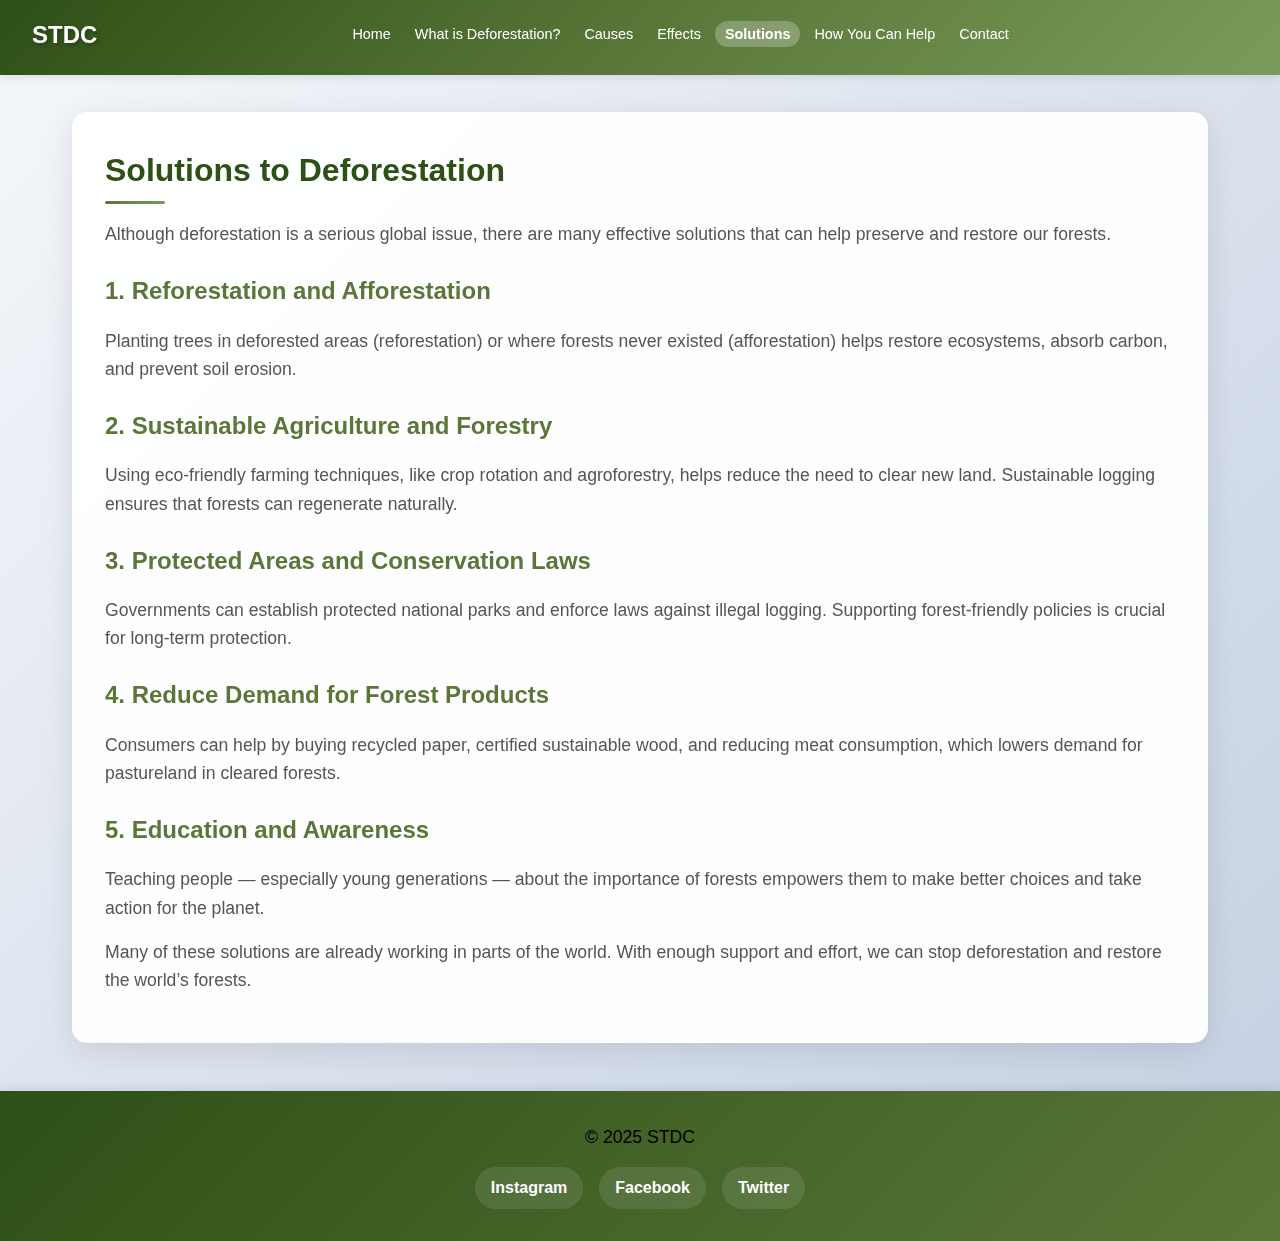
<file: solutions.html>
<!DOCTYPE html>
<html lang="en">
<head>
  <meta charset="UTF-8" />
  <meta name="viewport" content="width=device-width, initial-scale=1.0"/>
  <title>Solutions to Deforestation - STDC - Stop Tree Devastation Campaign</title>
  <link rel="stylesheet" href="style.css"/>
  <link rel="icon" type="image/x-icon" href="images/Green and Beige Classic Elegant Nature Foundation Logo.png">
</head>
<body>
  <header>
    <h1>STDC</h1>
    <nav>
      <ul>
        <li><a href="index.html">Home</a></li>
        <li><a href="what-is-deforestation.html">What is Deforestation?</a></li>
        <li><a href="causes.html">Causes</a></li>
        <li><a href="effects.html">Effects</a></li>
        <li><a href="solutions.html">Solutions</a></li>
        <li><a href="how-you-can-help.html">How You Can Help</a></li>
        <li><a href="contact.html">Contact</a></li>
      </ul>
    </nav>
  </header>

  <main>
    <section class="content">
      <h2>Solutions to Deforestation</h2>
      <p>Although deforestation is a serious global issue, there are many effective solutions that can help preserve and restore our forests.</p>

      <h3>1. Reforestation and Afforestation</h3>
      <p>Planting trees in deforested areas (reforestation) or where forests never existed (afforestation) helps restore ecosystems, absorb carbon, and prevent soil erosion.</p>

      <h3>2. Sustainable Agriculture and Forestry</h3>
      <p>Using eco-friendly farming techniques, like crop rotation and agroforestry, helps reduce the need to clear new land. Sustainable logging ensures that forests can regenerate naturally.</p>

      <h3>3. Protected Areas and Conservation Laws</h3>
      <p>Governments can establish protected national parks and enforce laws against illegal logging. Supporting forest-friendly policies is crucial for long-term protection.</p>

      <h3>4. Reduce Demand for Forest Products</h3>
      <p>Consumers can help by buying recycled paper, certified sustainable wood, and reducing meat consumption, which lowers demand for pastureland in cleared forests.</p>

      <h3>5. Education and Awareness</h3>
      <p>Teaching people — especially young generations — about the importance of forests empowers them to make better choices and take action for the planet.</p>

      <p>Many of these solutions are already working in parts of the world. With enough support and effort, we can stop deforestation and restore the world’s forests.</p>
    </section>
  </main>

  <footer>
    <p style="color: black;">&copy; 2025 STDC</p>
    <div class="social-links">
      <a href="#">Instagram</a>
      <a href="#">Facebook</a>
      <a href="#">Twitter</a>
    </div>
  </footer>
  <script src="script.js"></script>
  <script src="dynamic-header.js"></script>
</body>
</html>
</file>
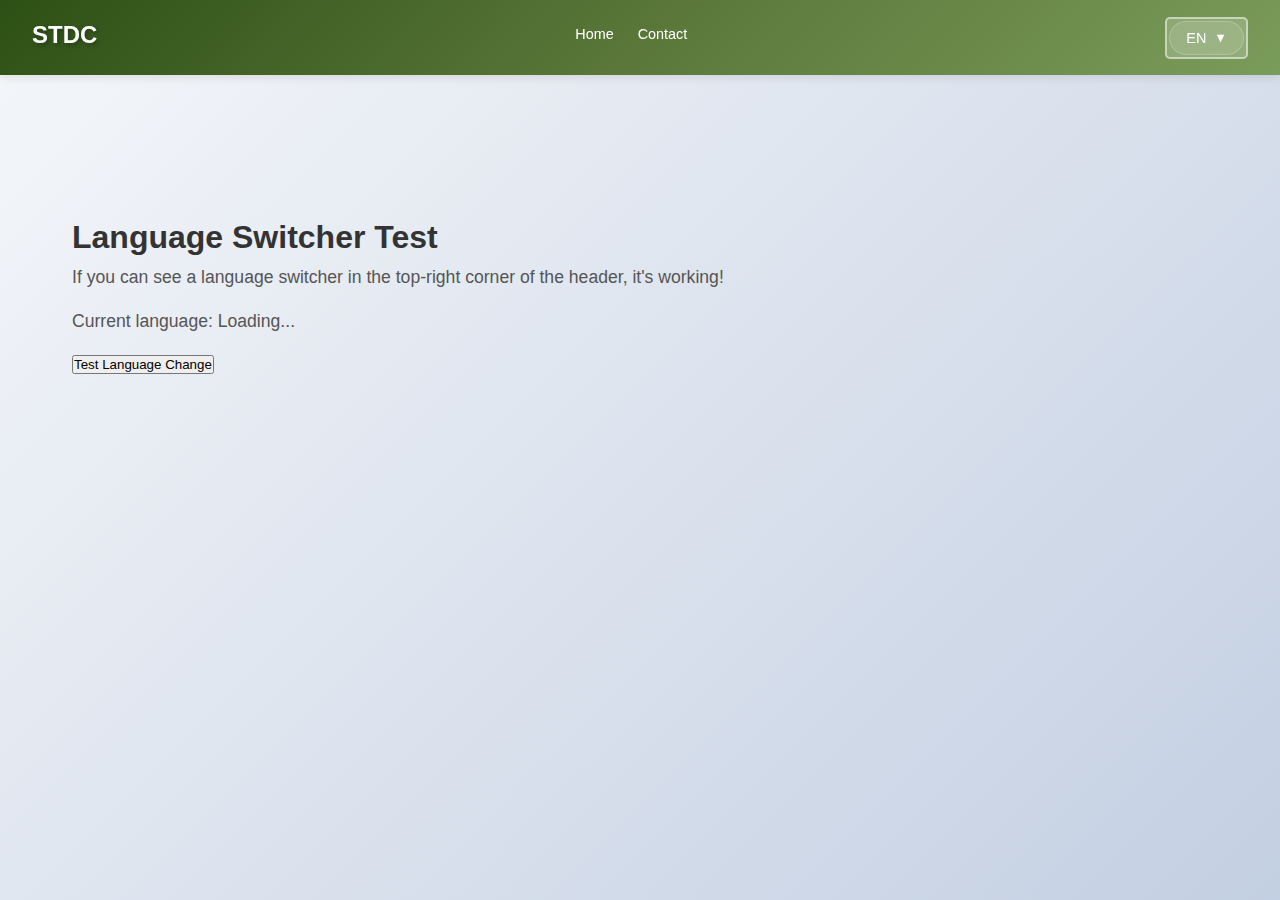
<file: test-language.html>
<!DOCTYPE html>
<html lang="en">
<head>
  <meta charset="UTF-8" />
  <meta name="viewport" content="width=device-width, initial-scale=1.0"/>
  <title>Language Switcher Test - STDC</title>
  <link rel="stylesheet" href="style.css"/>
  <script src="js/i18n.js"></script>
</head>
<body>
  <header role="banner">
    <h1>STDC</h1>
    <nav role="navigation" aria-label="Main navigation">
      <ul>
        <li><a href="index.html" data-i18n="nav.home">Home</a></li>
        <li><a href="contact.html" data-i18n="nav.contact">Contact</a></li>
      </ul>
    </nav>
  </header>

  <main style="margin-top: 100px; padding: 2rem;">
    <h1>Language Switcher Test</h1>
    <p>If you can see a language switcher in the top-right corner of the header, it's working!</p>
    <p>Current language: <span id="current-lang">Loading...</span></p>
    <button onclick="testLanguageChange()">Test Language Change</button>
  </main>

  <script>
    function testLanguageChange() {
      const currentLang = document.getElementById('current-lang');
      currentLang.textContent = currentLanguage;
    }
    
    // Show current language after initialization
    setTimeout(() => {
      const currentLang = document.getElementById('current-lang');
      currentLang.textContent = currentLanguage;
    }, 1000);
  </script>
</body>
</html>
</file>
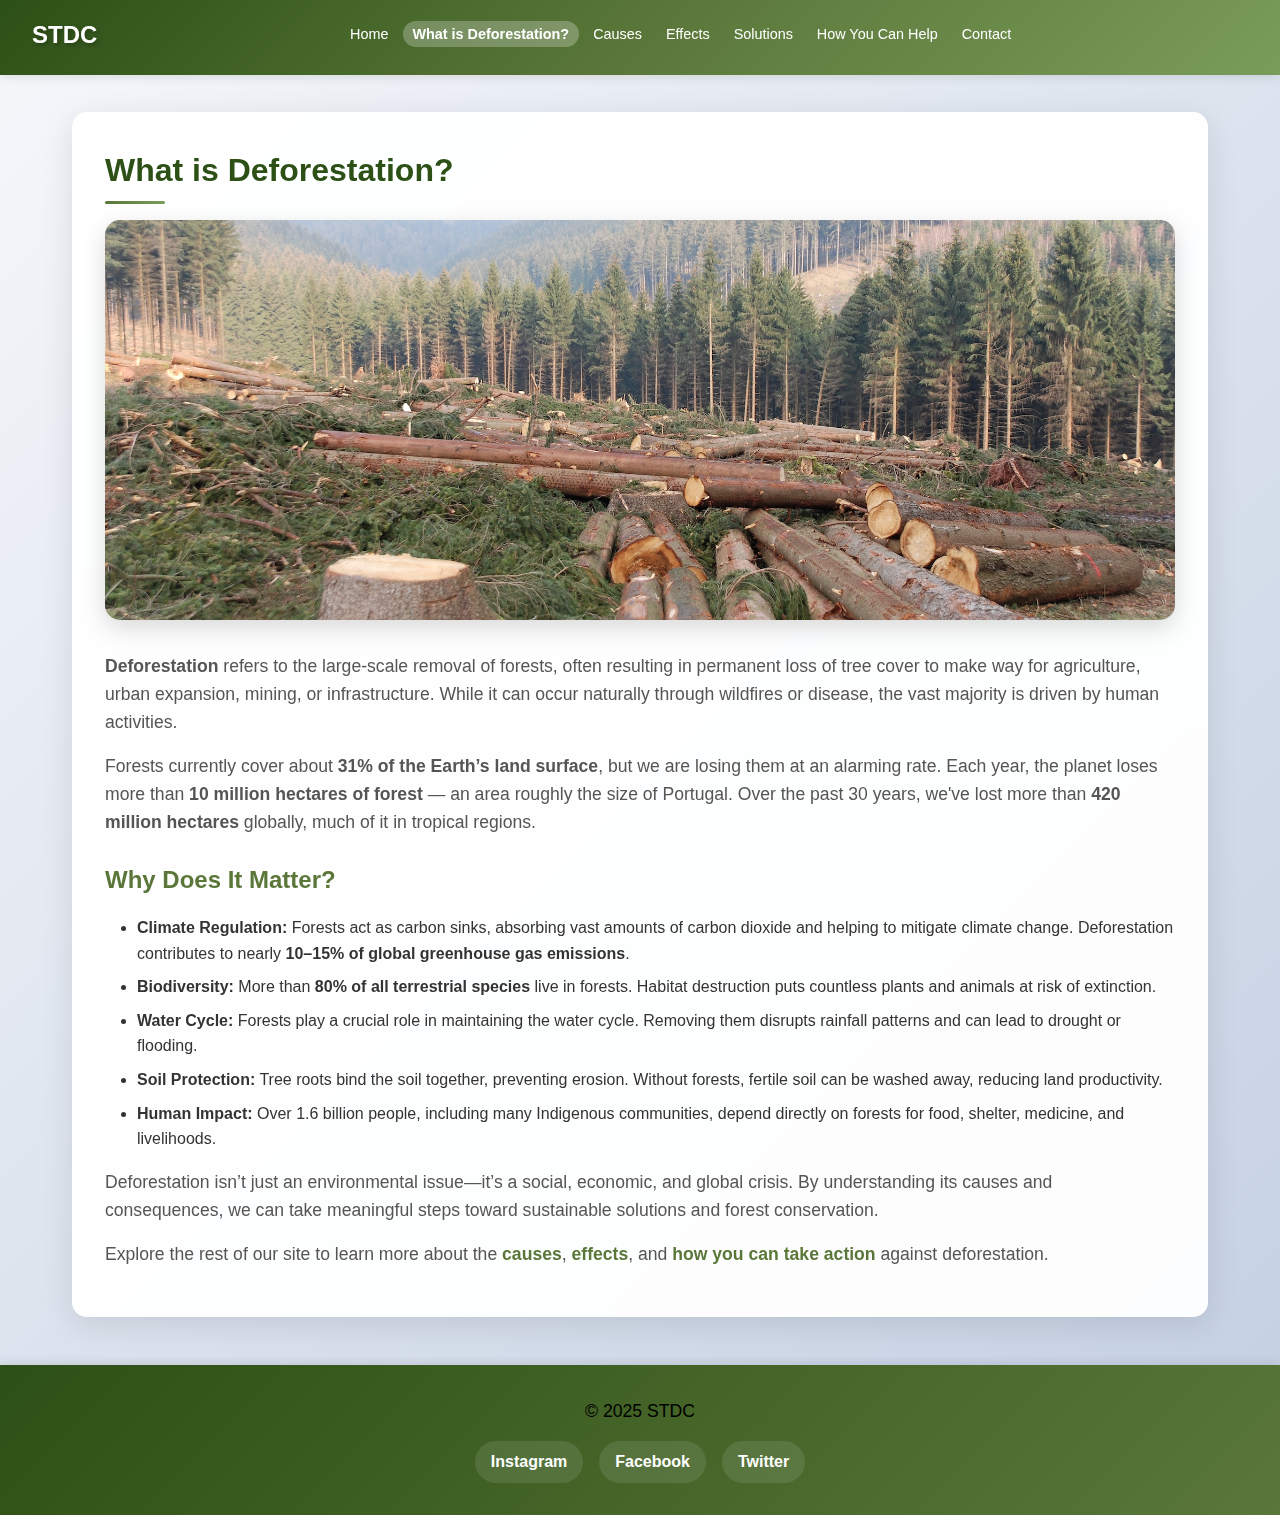
<file: what-is-deforestation.html>
<!DOCTYPE html>
<html lang="en">
<head>
  <meta charset="UTF-8" />
  <meta name="viewport" content="width=device-width, initial-scale=1.0"/>
  <title>What is Deforestation? - STDC - Stop Tree Devastation Campaign</title>
  <link rel="stylesheet" href="style.css"/>
  <link rel="icon" type="image/x-icon" href="images/Green and Beige Classic Elegant Nature Foundation Logo.png">
</head>
<body>
  <header>
    <h1>STDC</h1>
    <nav>
      <ul>
        <li><a href="index.html">Home</a></li>
        <li><a href="what-is-deforestation.html">What is Deforestation?</a></li>
        <li><a href="causes.html">Causes</a></li>
        <li><a href="effects.html">Effects</a></li>
        <li><a href="solutions.html">Solutions</a></li>
        <li><a href="how-you-can-help.html">How You Can Help</a></li>
        <li><a href="contact.html">Contact</a></li>
      </ul>
    </nav>
  </header>

  <main>
    <section class="content">
  <h2>What is Deforestation?</h2>
  <img src="images/deforestation.jpg" alt="Deforestation Banner" class="banner-def" />

  <p><strong>Deforestation</strong> refers to the large-scale removal of forests, often resulting in permanent loss of tree cover to make way for agriculture, urban expansion, mining, or infrastructure. While it can occur naturally through wildfires or disease, the vast majority is driven by human activities.</p>

  <p>Forests currently cover about <strong>31% of the Earth’s land surface</strong>, but we are losing them at an alarming rate. Each year, the planet loses more than <strong>10 million hectares of forest</strong> — an area roughly the size of Portugal. Over the past 30 years, we've lost more than <strong>420 million hectares</strong> globally, much of it in tropical regions.</p>

  <h3>Why Does It Matter?</h3>
  <ul>
    <li><strong>Climate Regulation:</strong> Forests act as carbon sinks, absorbing vast amounts of carbon dioxide and helping to mitigate climate change. Deforestation contributes to nearly <strong>10–15% of global greenhouse gas emissions</strong>.</li>
    <li><strong>Biodiversity:</strong> More than <strong>80% of all terrestrial species</strong> live in forests. Habitat destruction puts countless plants and animals at risk of extinction.</li>
    <li><strong>Water Cycle:</strong> Forests play a crucial role in maintaining the water cycle. Removing them disrupts rainfall patterns and can lead to drought or flooding.</li>
    <li><strong>Soil Protection:</strong> Tree roots bind the soil together, preventing erosion. Without forests, fertile soil can be washed away, reducing land productivity.</li>
    <li><strong>Human Impact:</strong> Over 1.6 billion people, including many Indigenous communities, depend directly on forests for food, shelter, medicine, and livelihoods.</li>
  </ul>

  <p>Deforestation isn’t just an environmental issue—it’s a social, economic, and global crisis. By understanding its causes and consequences, we can take meaningful steps toward sustainable solutions and forest conservation.</p>

  <p>Explore the rest of our site to learn more about the <a href="causes.html">causes</a>, <a href="effects.html">effects</a>, and <a href="how-you-can-help.html">how you can take action</a> against deforestation.</p>
</section>
  </main>

  <footer>
    <p style="color: black;">&copy; 2025 STDC</p>
    <div class="social-links">
      <a href="#">Instagram</a>
      <a href="#">Facebook</a>
      <a href="#">Twitter</a>
    </div>
  </footer>
  <script src="script.js"></script>
</body>
</html>
</file>
<file: style.css>
/* Reset and base styles */
* {
  margin: 0;
  padding: 0;
  box-sizing: border-box;
}

body {
  font-family: 'Segoe UI', Tahoma, Geneva, Verdana, sans-serif;
  background: linear-gradient(135deg, #f5f7fa 0%, #c3cfe2 100%);
  line-height: 1.6;
  color: #333;
  min-height: 100vh;
  padding-top: 80px; /* Account for fixed header */
}

/* Header styles */
header {
  background: linear-gradient(135deg, #2d5016 0%, #5A7739 50%, #7a9c5a 100%);
  color: white;
  padding: 0.3rem 1rem;
  box-shadow: 0 2px 10px rgba(0,0,0,0.1);
  position: fixed;
  top: 0;
  left: 0;
  right: 0;
  z-index: 1000;
  transition: transform 0.3s ease-in-out;
  display: flex;
  align-items: center;
  justify-content: space-between;
  min-height: 60px;
}

header.header-hidden {
  transform: translateY(-100%);
}

header h1 {
  font-size: 1.5rem;
  margin-bottom: 0.3rem;
  text-shadow: 2px 2px 4px rgba(0,0,0,0.3);
  font-weight: 700;
  margin-left: 1rem;
  flex-shrink: 0;
}

/* Navigation */
nav {
  flex: 1;
  display: flex;
  justify-content: center;
}

nav ul {
  list-style: none;
  display: flex;
  justify-content: center;
  flex-wrap: wrap;
  gap: 0.3rem;
  padding: 0 1rem;
}

nav ul li {
  display: block;
}

nav a {
  color: #fff;
  text-decoration: none;
  padding: 0.3rem 0.6rem;
  border-radius: 20px;
  font-weight: 500;
  background: none;
  transition: background 0.2s, color 0.2s;
  font-size: 0.9rem;
}

nav a:hover, nav a:focus {
  background-color: rgba(255,255,255,0.15);
  color: #fff;
  outline: none;
}

/* Main content */
main {
  max-width: 1200px;
  margin: 2rem auto;
  padding: 0 2rem;
}

/* Section styles */
.intro, .msg, .vision, .mission, .content {
  background: rgba(255, 255, 255, 0.95);
  padding: 2rem;
  border-radius: 15px;
  margin-bottom: 2rem;
  box-shadow: 0 8px 32px rgba(0,0,0,0.1);
  backdrop-filter: blur(10px);
  border: 1px solid rgba(255,255,255,0.2);
  transition: transform 0.3s ease, box-shadow 0.3s ease;
}

.intro:hover, .msg:hover, .vision:hover, .mission:hover, .content:hover {
  transform: translateY(-5px);
  box-shadow: 0 12px 40px rgba(0,0,0,0.15);
}

/* Typography */
h2 {
  color: #2d5016;
  font-size: 2rem;
  margin-bottom: 1rem;
  position: relative;
  padding-bottom: 0.5rem;
}

h2::after {
  content: '';
  position: absolute;
  bottom: 0;
  left: 0;
  width: 60px;
  height: 3px;
  background: linear-gradient(90deg, #5A7739, #7a9c5a);
  border-radius: 2px;
}

h3 {
  color: #5A7739;
  font-size: 1.5rem;
  margin: 1.5rem 0 1rem 0;
  font-weight: 600;
}

p {
  margin-bottom: 1rem;
  font-size: 1.1rem;
  color: #555;
}

/* Banner images */
.banner, .banner-def, .banner-eff, .banner-cau {
  width: 100%;
  max-height: 400px;
  object-fit: cover;
  border-radius: 15px;
  margin-bottom: 1.5rem;
  box-shadow: 0 8px 25px rgba(0,0,0,0.15);
  transition: transform 0.3s ease;
}

.banner:hover, .banner-def:hover, .banner-eff:hover, .banner-cau:hover {
  transform: scale(1.02);
}

/* Lists */
ul {
  margin: 1rem 0;
  padding-left: 2rem;
}

ul li {
  margin-bottom: 0.5rem;
  position: relative;
}

/* Links */
a {
  color: #5A7739;
  text-decoration: none;
  font-weight: 600;
  transition: color 0.3s ease;
}

a:hover {
  color: #2d5016;
  text-decoration: underline;
}

/* Footer */
footer {
  background: linear-gradient(135deg, #2d5016 0%, #5A7739 100%);
  color: white;
  text-align: center;
  padding: 2rem;
  margin-top: 3rem;
  box-shadow: 0 -2px 10px rgba(0,0,0,0.1);
}

/* Responsive design */
@media (max-width: 900px) {
  nav ul {
    flex-wrap: wrap;
    gap: 0.2rem;
  }
  main {
    padding: 0 1rem;
  }
}

@media (max-width: 600px) {
  header h1 {
    font-size: 1.2rem;
  }
  nav ul {
    flex-direction: column;
    align-items: center;
    gap: 0;
  }
  nav ul li {
    margin-bottom: 0.2rem;
  }
  main {
    padding: 0 0.5rem;
    margin: 1rem auto;
  }
  .intro, .msg, .vision, .mission, .content {
    padding: 1rem;
  }
  h2 {
    font-size: 1.3rem;
  }
  h3 {
    font-size: 1.1rem;
  }
}

/* Animations */
@keyframes fadeInUp {
  from {
    opacity: 0;
    transform: translateY(30px);
  }
  to {
    opacity: 1;
    transform: translateY(0);
  }
}

.intro, .msg, .vision, .mission, .content {
  animation: fadeInUp 0.6s ease-out;
}

/* Call to action buttons */
.cta-button {
  display: inline-block;
  background: linear-gradient(135deg, #5A7739, #7a9c5a);
  color: white;
  padding: 0.8rem 2rem;
  border-radius: 25px;
  text-decoration: none;
  font-weight: 600;
  transition: all 0.3s ease;
  box-shadow: 0 4px 15px rgba(90, 119, 57, 0.3);
  margin: 1rem 0;
}

.cta-button:hover {
  transform: translateY(-2px);
  box-shadow: 0 6px 20px rgba(90, 119, 57, 0.4);
  color: white;
  text-decoration: none;
}

/* Contact form styles */
.contact-form {
  background: rgba(255, 255, 255, 0.9);
  padding: 2rem;
  border-radius: 15px;
  margin-top: 2rem;
}

.form-group {
  margin-bottom: 1.5rem;
}

.form-group label {
  display: block;
  margin-bottom: 0.5rem;
  font-weight: 600;
  color: #2d5016;
}

.form-group input,
.form-group textarea {
  width: 100%;
  padding: 0.8rem;
  border: 2px solid #e0e0e0;
  border-radius: 8px;
  font-size: 1rem;
  transition: border-color 0.3s ease;
}

.form-group input:focus,
.form-group textarea:focus {
  outline: none;
  border-color: #5A7739;
  box-shadow: 0 0 0 3px rgba(90, 119, 57, 0.1);
}

/* Social media links */
.social-links {
  display: flex;
  gap: 1rem;
  justify-content: center;
  margin-top: 1rem;
}

.social-links a {
  display: inline-block;
  padding: 0.5rem 1rem;
  background: rgba(255, 255, 255, 0.1);
  border-radius: 25px;
  color: white;
  text-decoration: none;
  transition: all 0.3s ease;
}

.social-links a:hover {
  background: rgba(255, 255, 255, 0.2);
  transform: translateY(-2px);
}

/* Enhanced form styles */
.form-group input.error,
.form-group textarea.error {
  border-color: #e74c3c;
  box-shadow: 0 0 0 3px rgba(231, 76, 60, 0.1);
}

.error-message {
  color: #e74c3c;
  font-size: 0.875rem;
  margin-top: 0.25rem;
}

/* Active navigation state */
nav a.active {
  background-color: rgba(255, 255, 255, 0.25);
  font-weight: 600;
}

/* Animation classes */
.animate-in {
  animation: fadeInUp 0.6s ease-out;
}

/* Enhanced button states */
.cta-button:disabled {
  opacity: 0.6;
  cursor: not-allowed;
  transform: none !important;
}

/* Scroll to top button */
.scroll-to-top:hover {
  background: #7a9c5a;
  transform: translateY(-2px);
}

/* Enhanced pledge button */
.pledge-button {
  position: relative;
  overflow: hidden;
}

.pledge-button::before {
  content: '';
  position: absolute;
  top: 0;
  left: -100%;
  width: 100%;
  height: 100%;
  background: linear-gradient(90deg, transparent, rgba(255, 255, 255, 0.2), transparent);
  transition: left 0.5s;
}

.pledge-button:hover::before {
  left: 100%;
}

/* Screen reader only text */
.sr-only {
  position: absolute;
  width: 1px;
  height: 1px;
  padding: 0;
  margin: -1px;
  overflow: hidden;
  clip: rect(0, 0, 0, 0);
  white-space: nowrap;
  border: 0;
}

/* Focus styles for better accessibility */
a:focus,
button:focus,
input:focus,
textarea:focus {
  outline: 2px solid #5A7739;
  outline-offset: 2px;
}

/* Skip to main content link */
.skip-link {
  position: absolute;
  top: -40px;
  left: 6px;
  background: #5A7739;
  color: white;
  padding: 8px;
  text-decoration: none;
  border-radius: 4px;
  z-index: 10000;
}

.skip-link:focus {
  top: 6px;
}

/* ===== LANGUAGE SWITCHER ===== */
.language-switcher {
  position: relative;
  margin-left: auto;
  margin-right: 1rem;
  /* Debug: Make sure it's visible */
  display: block !important;
  background: rgba(255, 255, 255, 0.2) !important;
  border-radius: 5px;
  padding: 2px;
  border: 2px solid rgba(255, 255, 255, 0.5) !important;
  min-width: 60px;
  min-height: 30px;
}

.language-btn {
  background: rgba(255, 255, 255, 0.1);
  border: 1px solid rgba(255, 255, 255, 0.2);
  color: white;
  padding: 0.5rem 1rem;
  border-radius: 20px;
  cursor: pointer;
  display: flex;
  align-items: center;
  gap: 0.5rem;
  font-size: 0.9rem;
  transition: all 0.2s ease;
}

.language-btn:hover {
  background: rgba(255, 255, 255, 0.2);
  transform: translateY(-1px);
}

.dropdown-arrow {
  font-size: 0.8rem;
  transition: transform 0.2s ease;
}

.language-dropdown {
  position: absolute;
  top: 100%;
  right: 0;
  background: white;
  border-radius: 10px;
  box-shadow: 0 8px 32px rgba(0, 0, 0, 0.1);
  list-style: none;
  padding: 0.5rem 0;
  margin: 0.5rem 0 0 0;
  min-width: 120px;
  opacity: 0;
  visibility: hidden;
  transform: translateY(-10px);
  transition: all 0.2s ease;
  z-index: 1000;
}

.language-dropdown.show {
  opacity: 1;
  visibility: visible;
  transform: translateY(0);
}

.language-dropdown li {
  margin: 0;
}

.language-dropdown button {
  width: 100%;
  padding: 0.75rem 1rem;
  border: none;
  background: none;
  text-align: left;
  cursor: pointer;
  color: #333;
  transition: background 0.2s ease;
  font-size: 0.9rem;
}

.language-dropdown button:hover {
  background: rgba(90, 119, 57, 0.1);
}

.language-dropdown button.active {
  background: rgba(90, 119, 57, 0.2);
  color: #5A7739;
  font-weight: 600;
}

/* Mobile responsive for language switcher */
@media (max-width: 600px) {
  .language-switcher {
    margin-right: 0.5rem;
  }
  
  .language-btn {
    padding: 0.4rem 0.8rem;
    font-size: 0.8rem;
  }
  
  .language-dropdown {
    min-width: 100px;
  }
}
</file>
